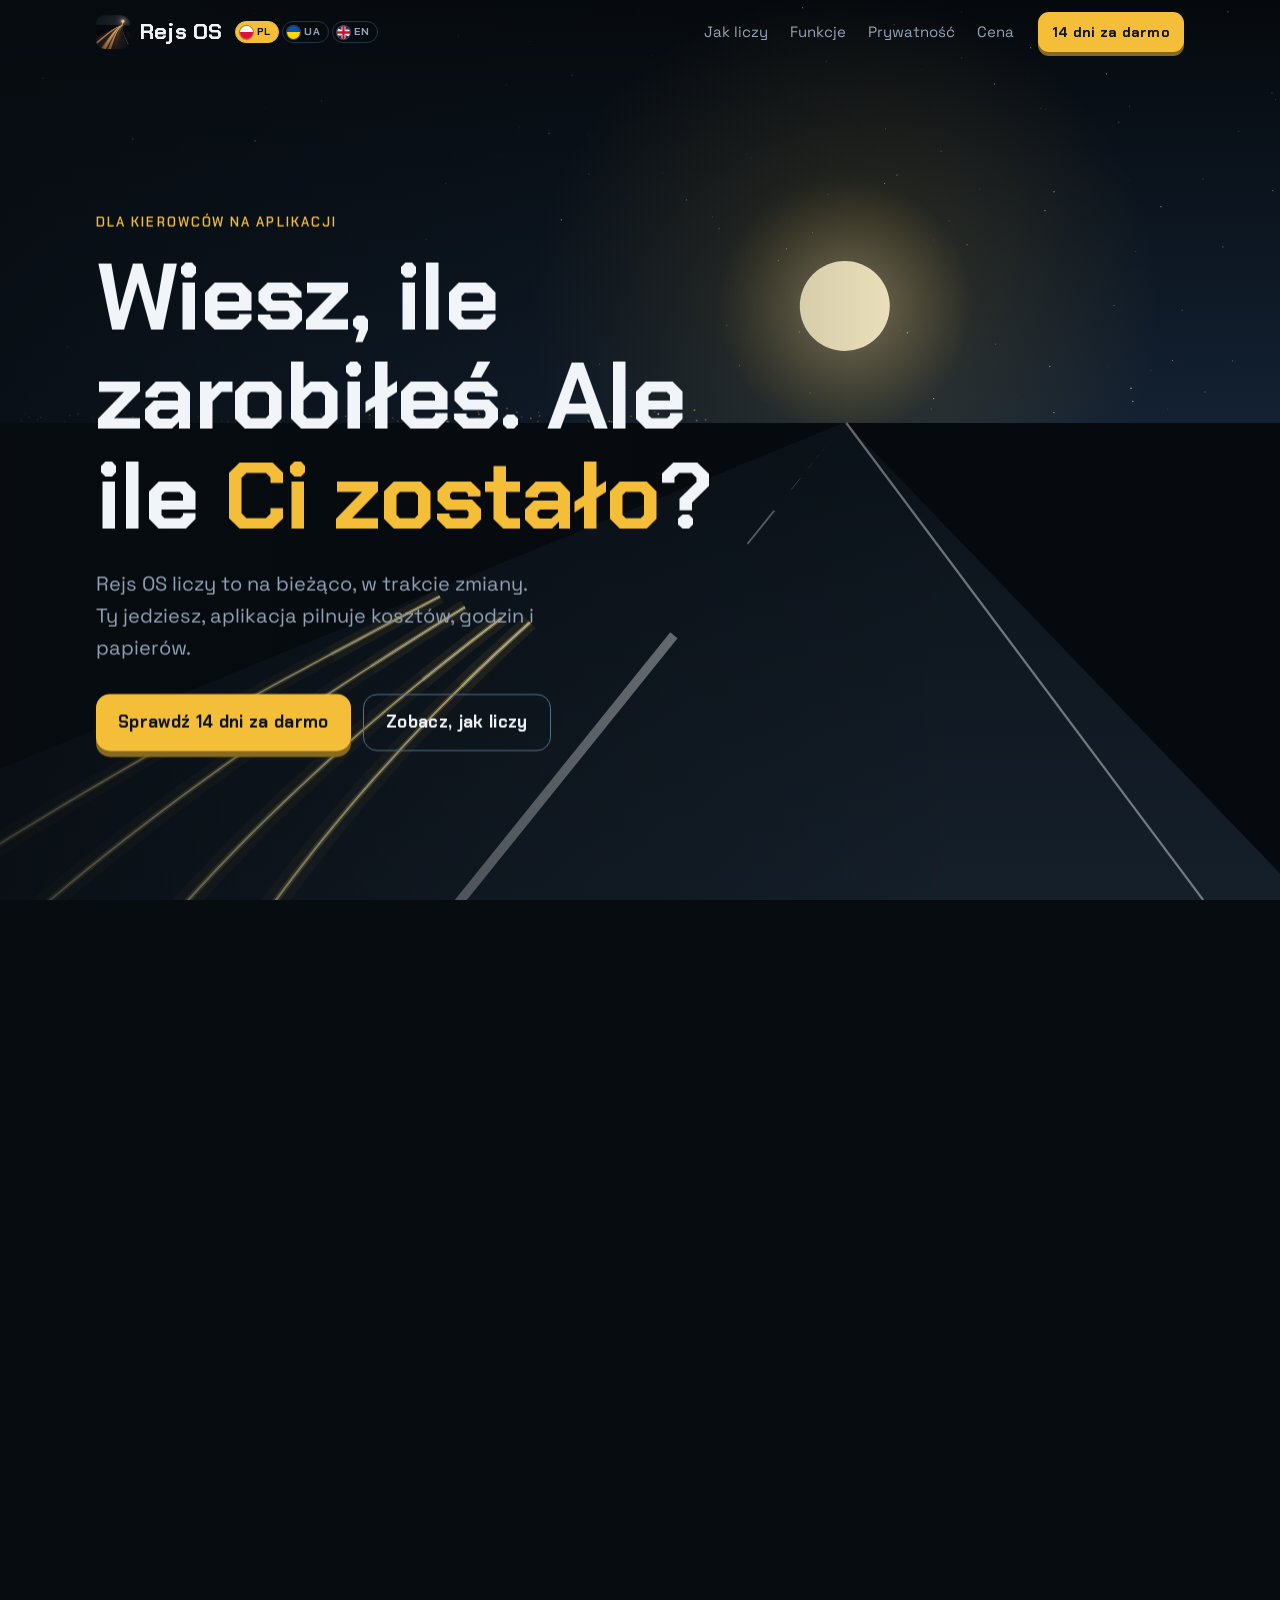
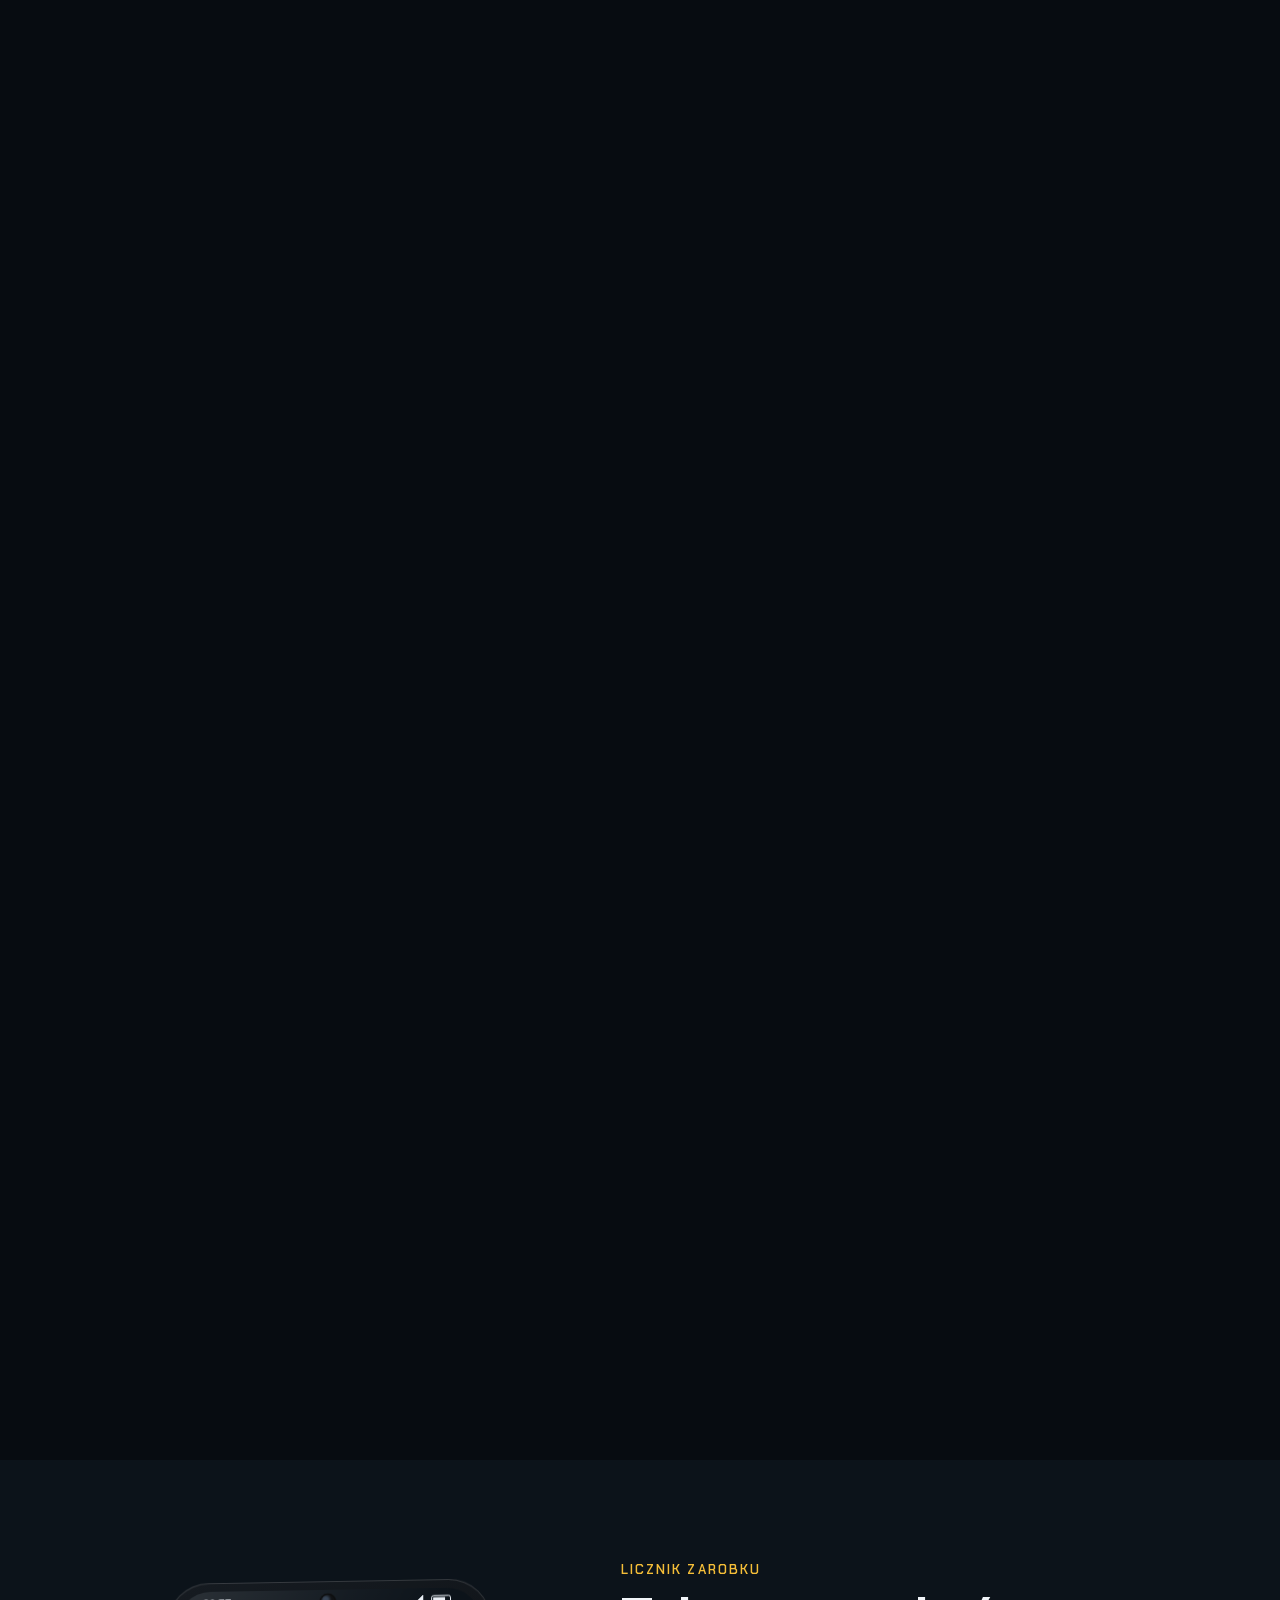
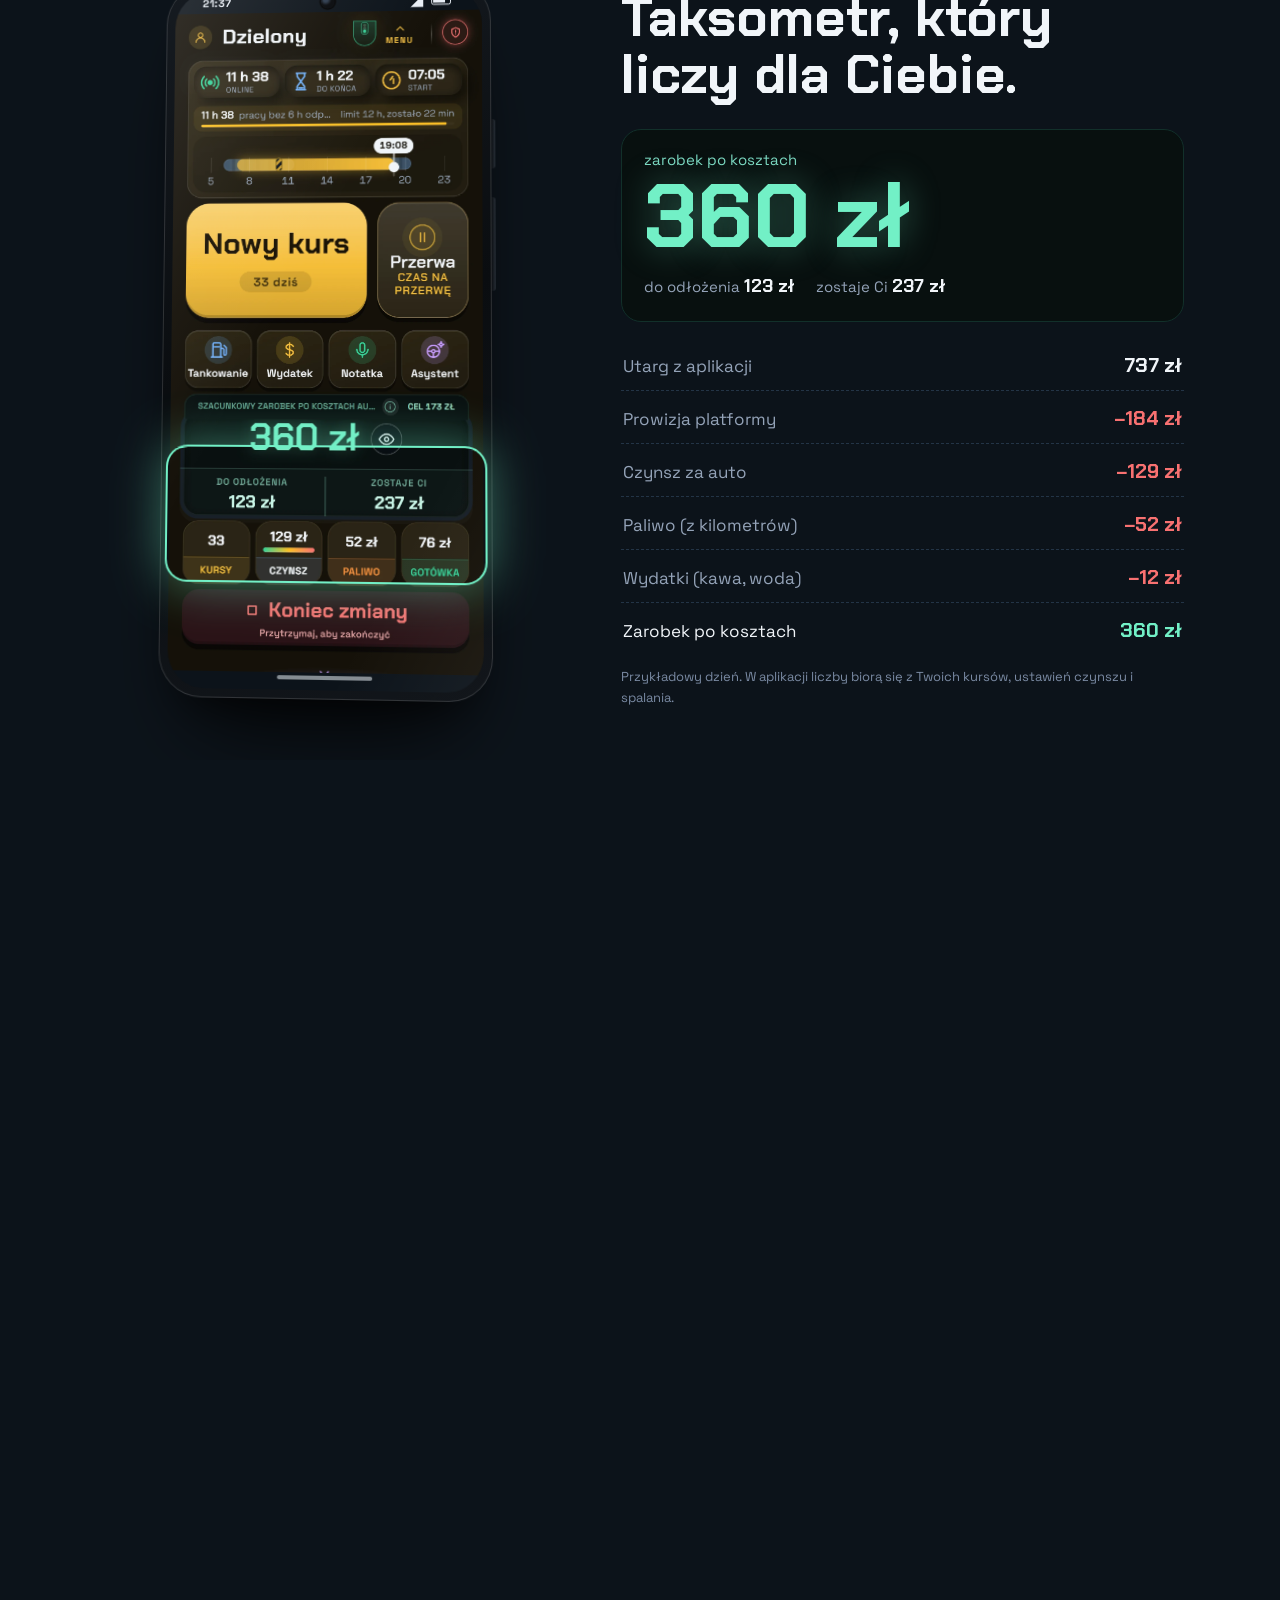
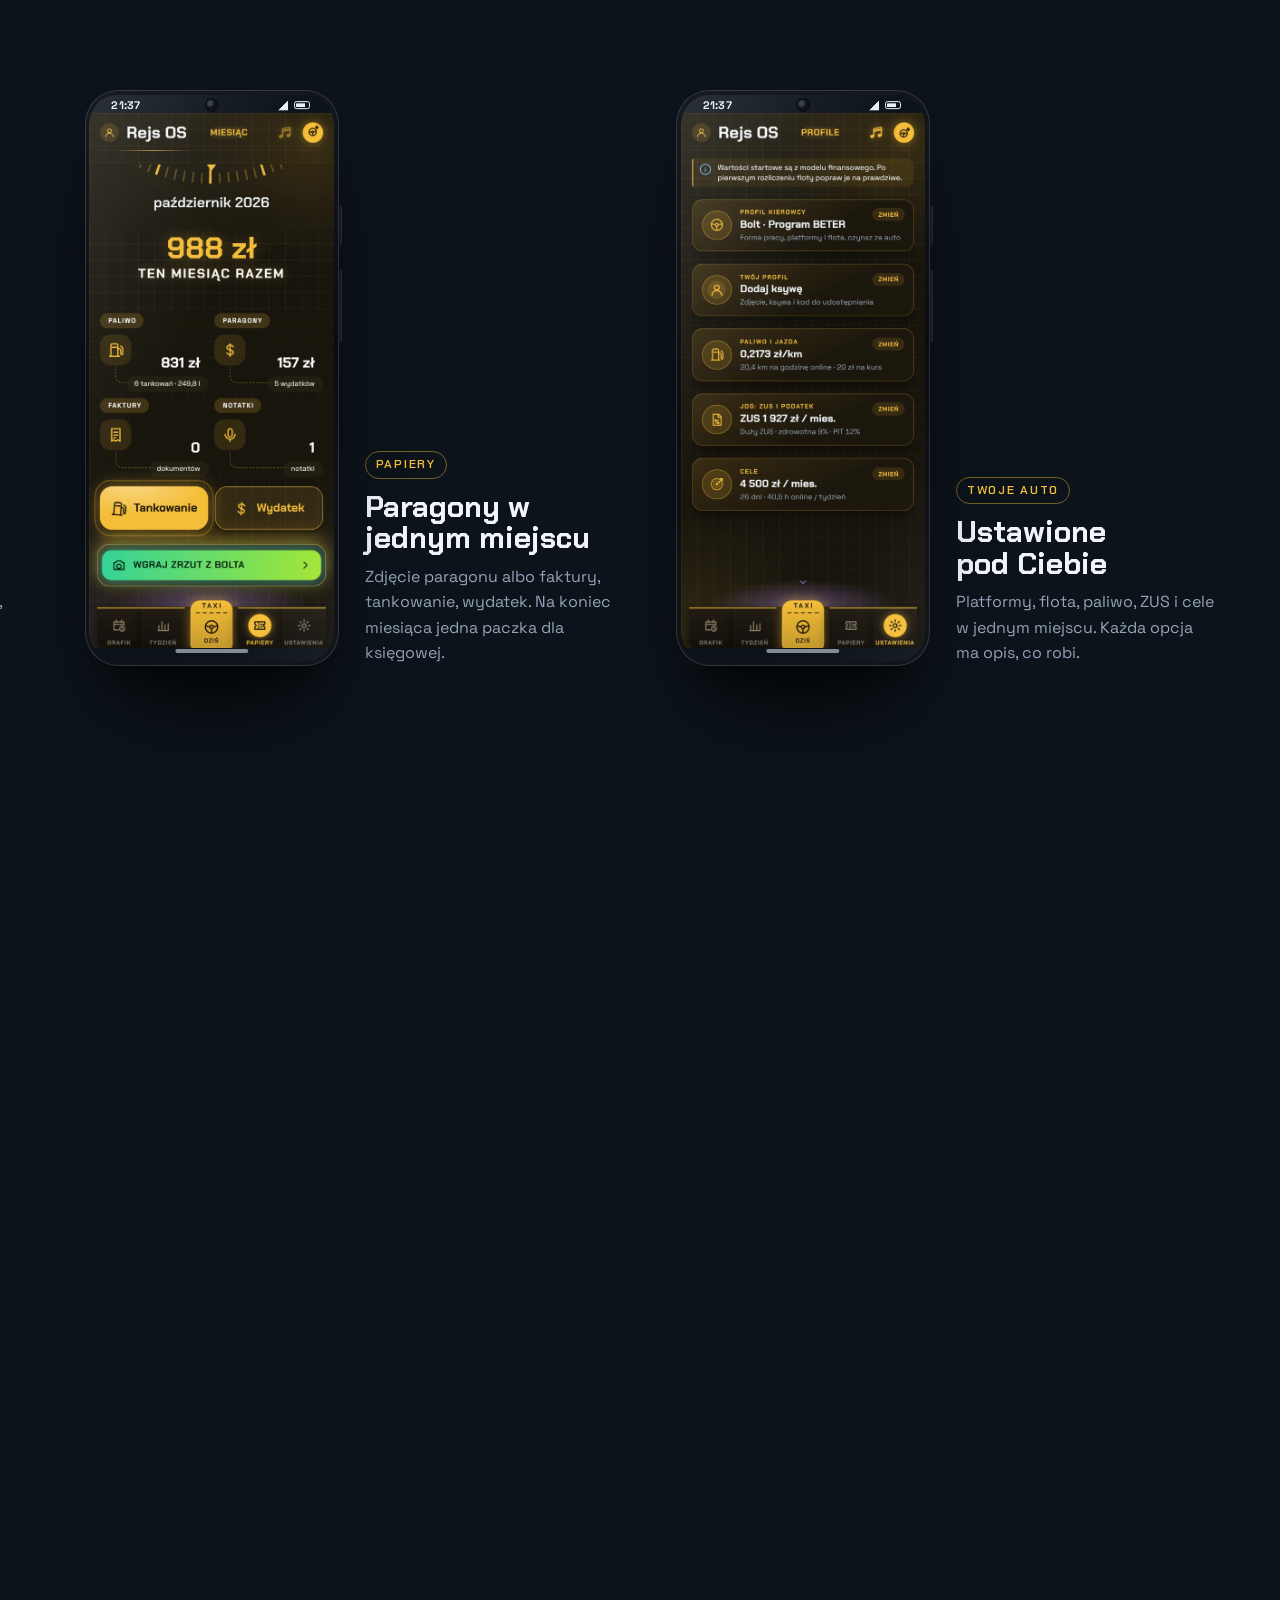
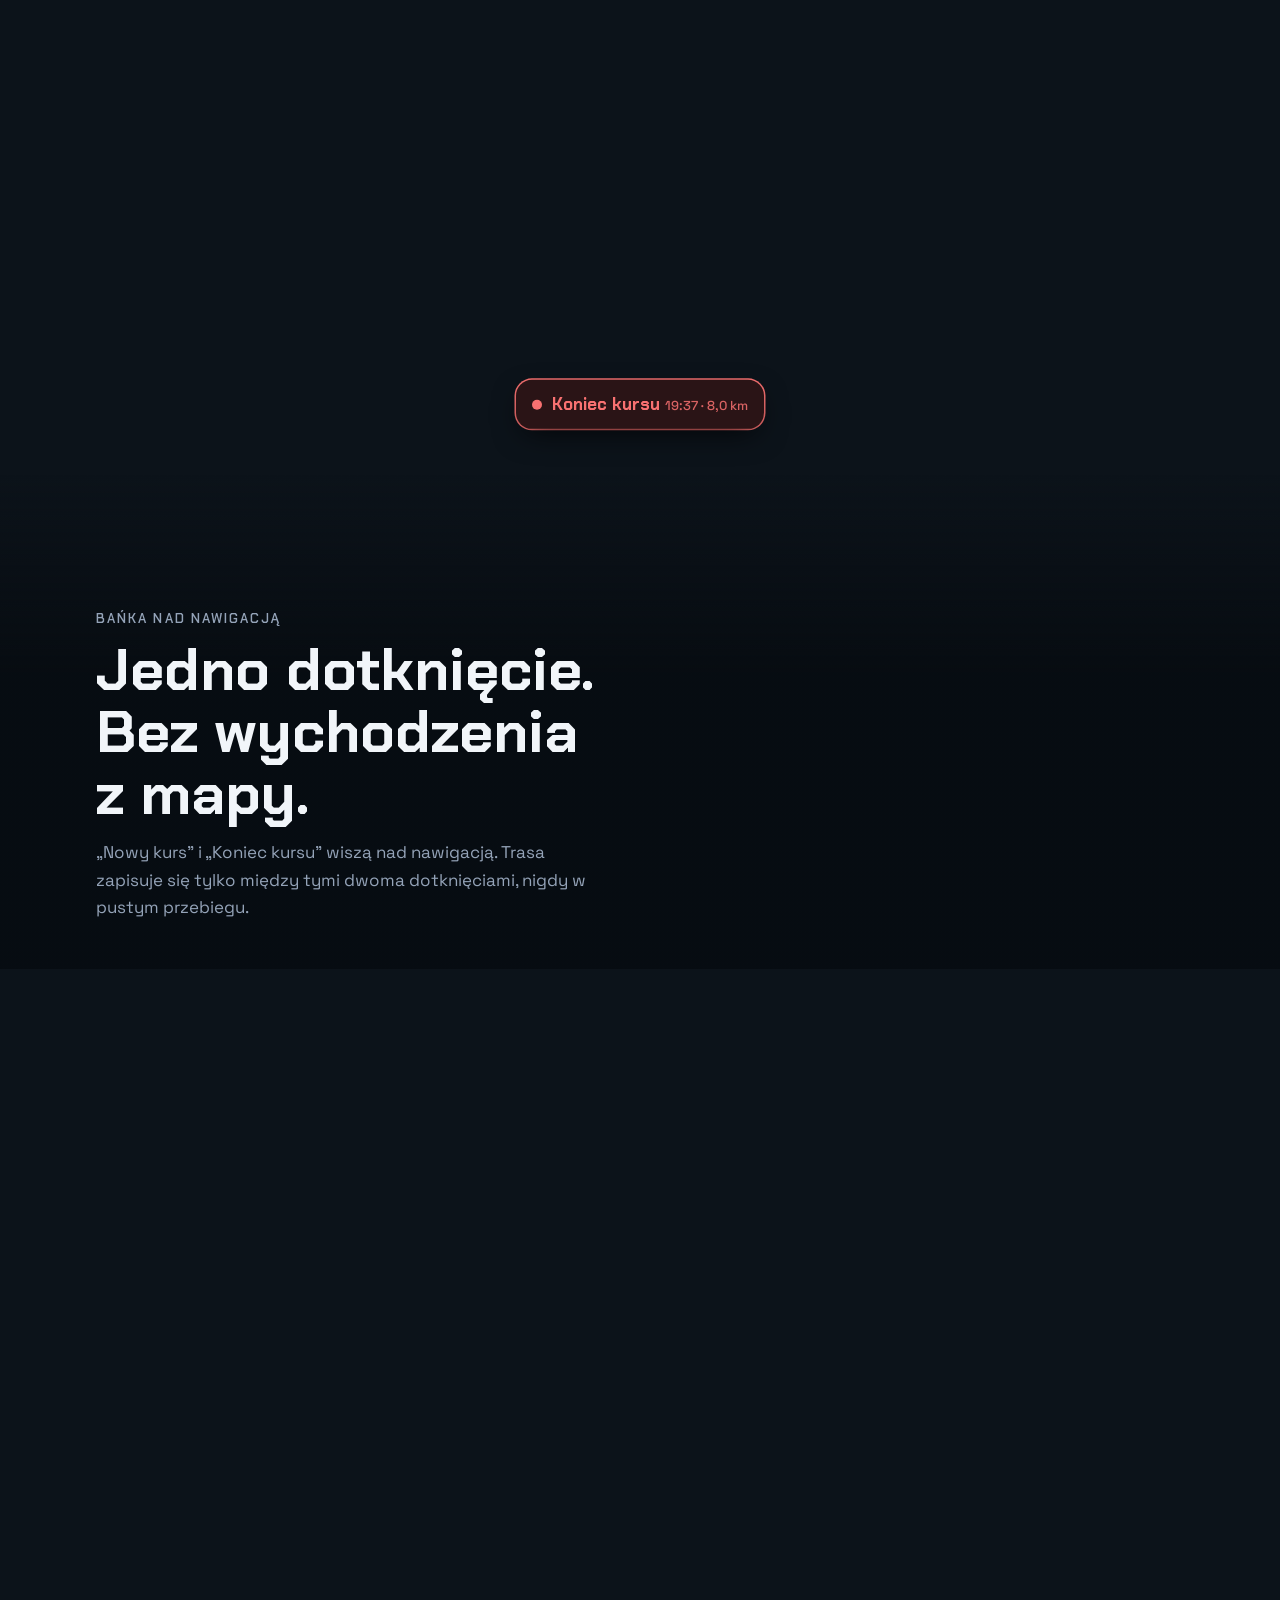
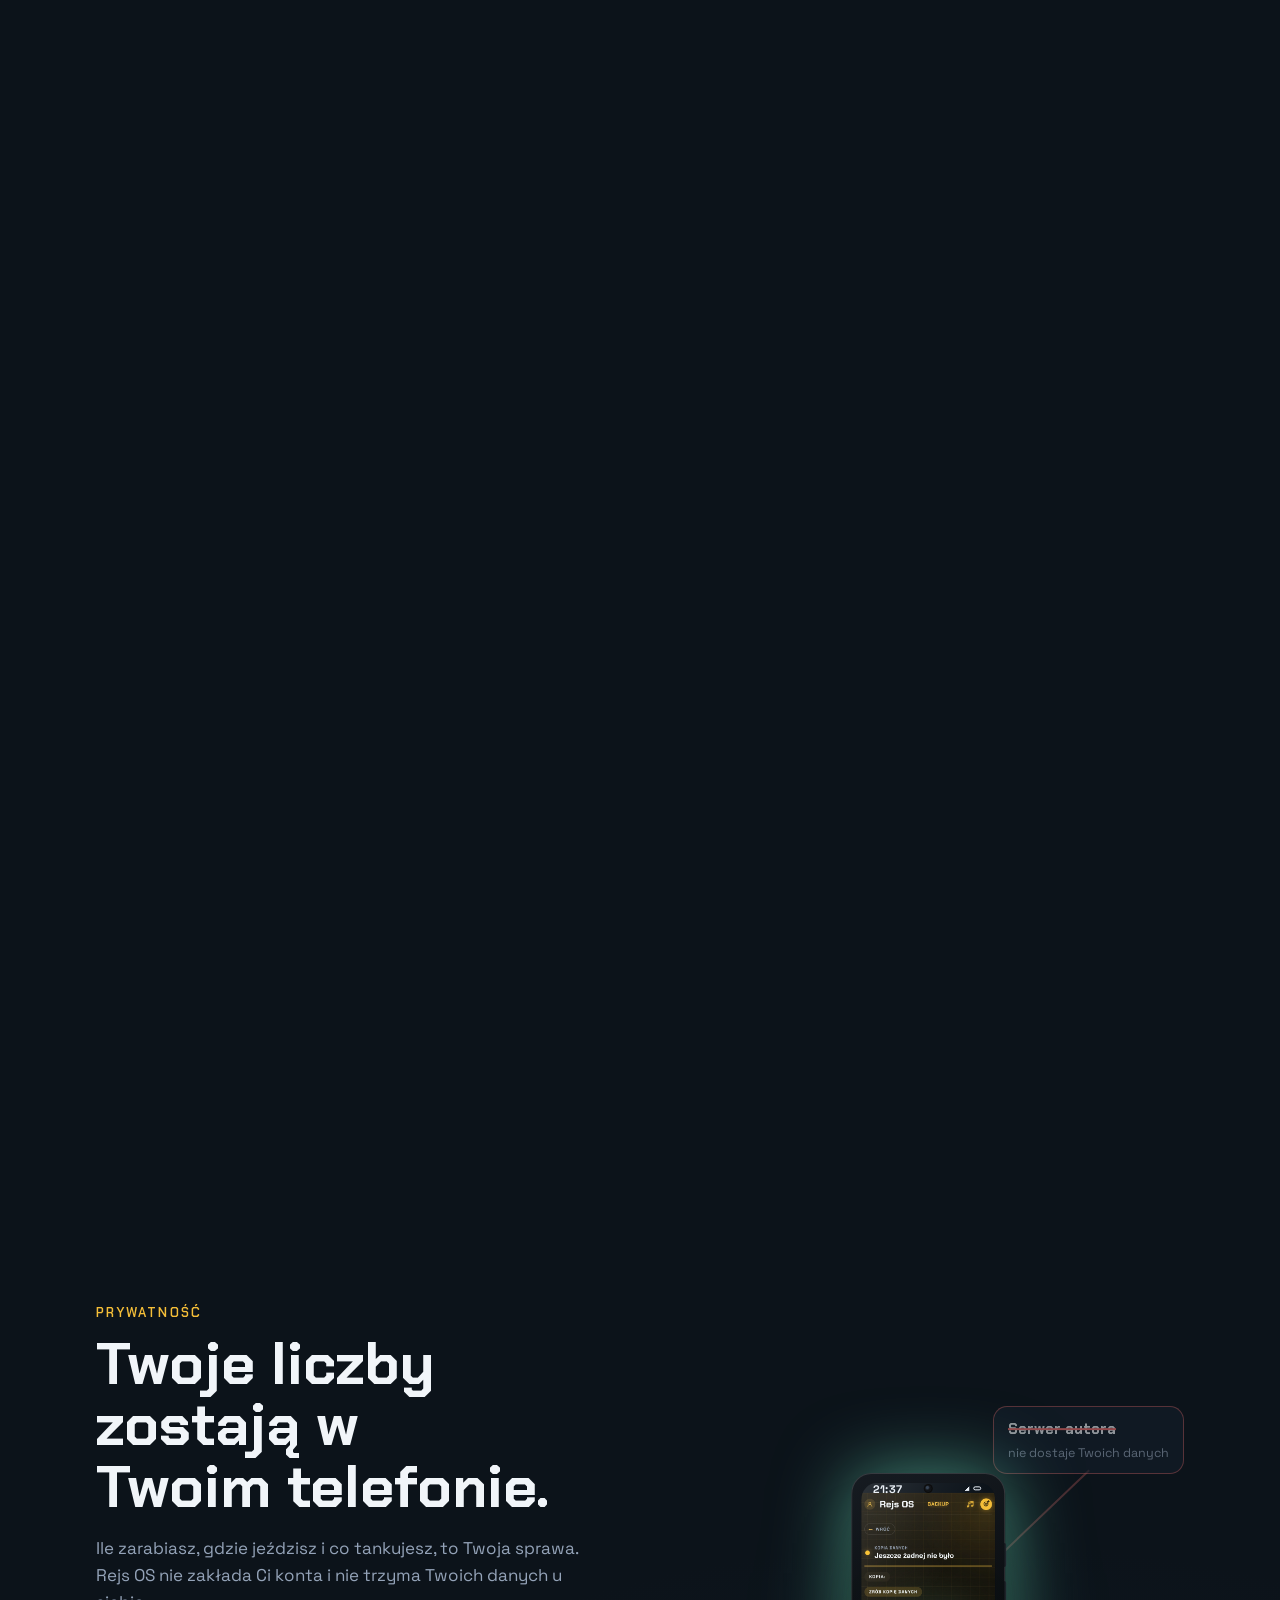
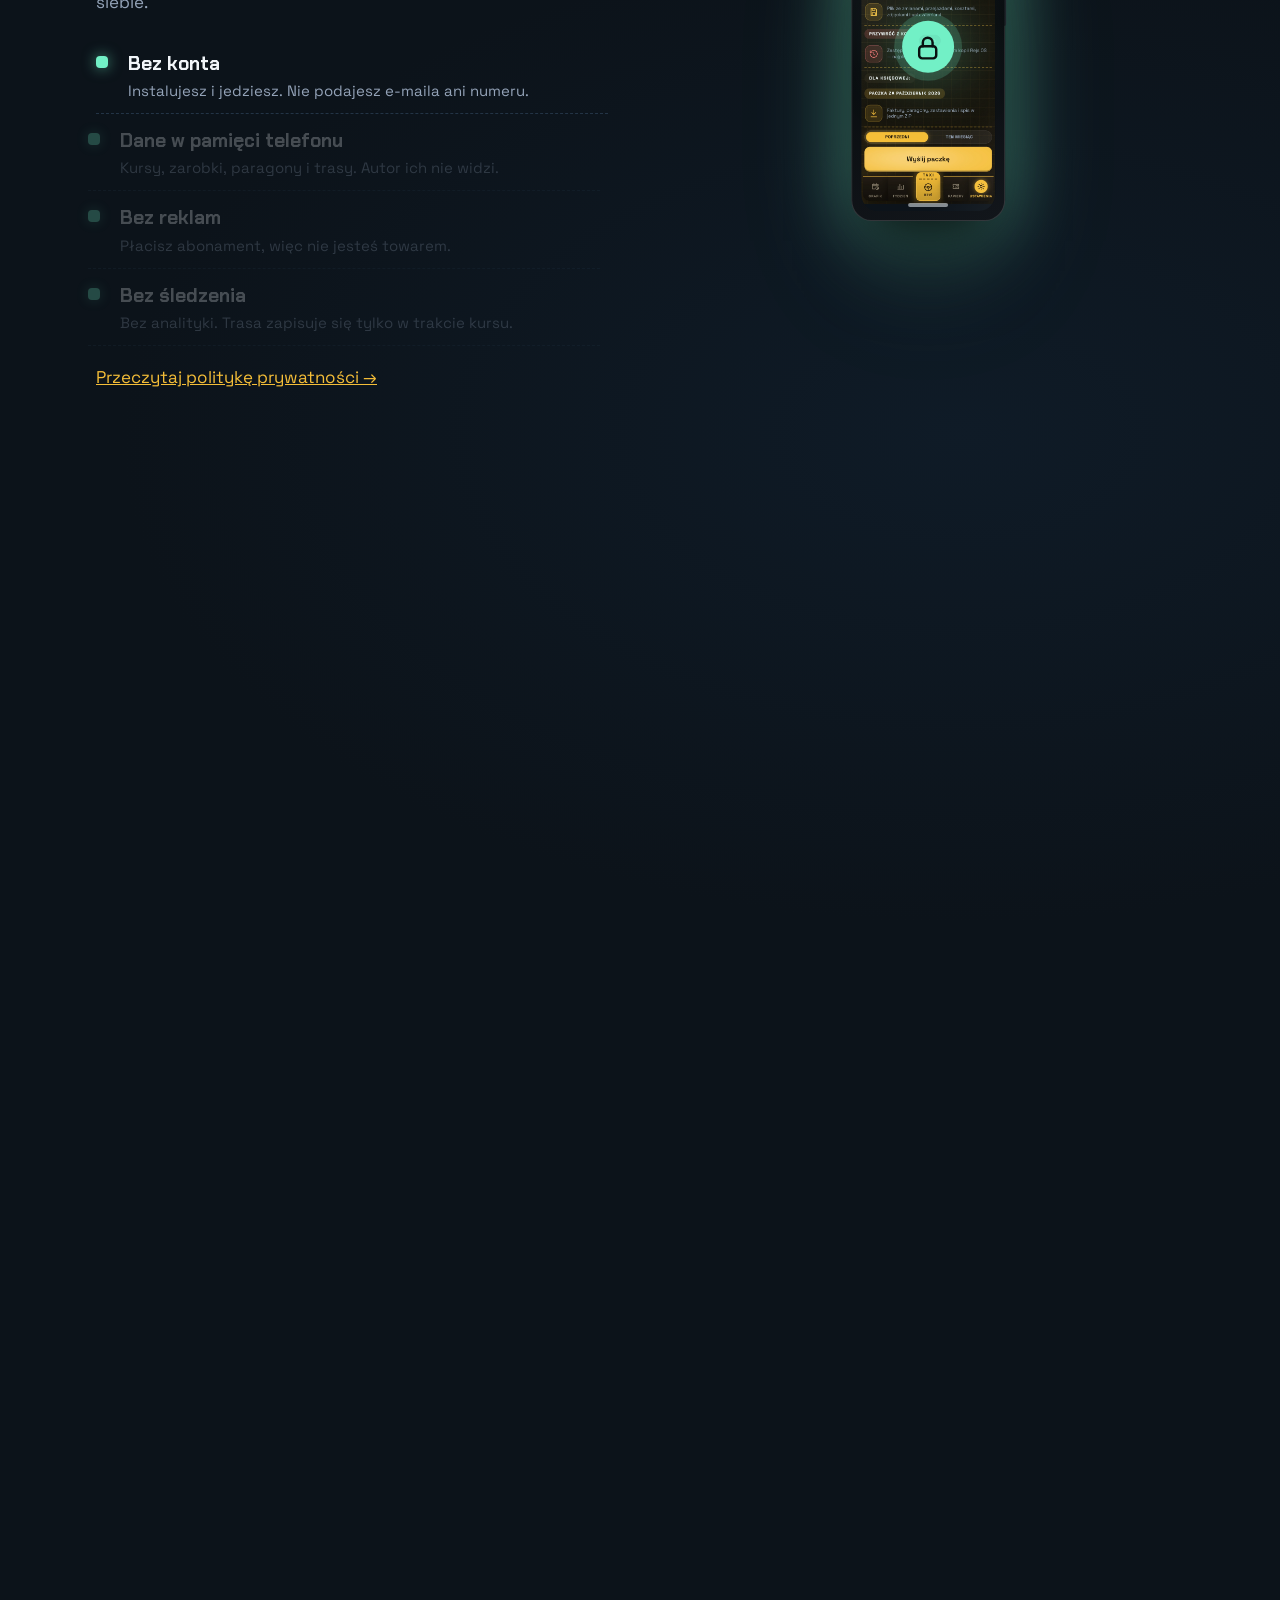
<file: index.html>
<!doctype html>
<html lang="pl">
<head>
  <meta charset="utf-8">
  <meta name="viewport" content="width=device-width, initial-scale=1, viewport-fit=cover">
  <title>Rejs OS · Zmiana pod kontrolą</title>
  <meta name="description" content="Rejs OS liczy na bieżąco, ile zostaje kierowcy taxi na aplikacji po prowizji, czynszu, paliwie i ZUS. Grafik, papiery i bańka nad nawigacją. Dane zostają na Twoim telefonie.">
  <meta name="theme-color" content="#0c131a">
  <meta property="og:title" content="Rejs OS · Zmiana pod kontrolą">
  <meta property="og:description" content="Zarobek po kosztach, godziny, czynsz i papiery. Prywatnie, na Twoim telefonie.">
  <meta property="og:image" content="img/icon-512.webp">
  <link rel="icon" href="img/favicon.png" type="image/png">
  <link rel="apple-touch-icon" href="img/icon-180.png">
  <link rel="preconnect" href="https://fonts.googleapis.com">
  <link rel="preconnect" href="https://fonts.gstatic.com" crossorigin>
  <link href="https://fonts.googleapis.com/css2?family=Chakra+Petch:wght@500;600;700&family=Space+Grotesk:wght@400;500;700&family=Exo+2:wght@500;600;700&family=Manrope:wght@400;500;700&display=swap" rel="stylesheet">
  <link rel="stylesheet" href="style.css">
  <script>document.documentElement.classList.add('js'); if (matchMedia('(prefers-reduced-motion: reduce)').matches) document.documentElement.classList.add('rm');</script>
</head>
<body>
  <header class="top" id="top">
    <div class="wrap">
      <div class="brandbox">
        <a class="brand" href="./"><img src="img/favicon.png" alt="" width="34" height="34">Rejs OS</a>
        <div class="lang" role="group" aria-label="Język strony" data-i18n-aria="lang.aria">
          <button type="button" data-lang="pl" lang="pl" aria-label="Polski" aria-pressed="true"><i class="flag pl" aria-hidden="true"></i>PL</button>
          <button type="button" data-lang="uk" lang="uk" aria-label="Українська" aria-pressed="false"><i class="flag uk" aria-hidden="true"></i>UA</button>
          <button type="button" data-lang="en" lang="en" aria-label="English" aria-pressed="false"><i class="flag en" aria-hidden="true"></i>EN</button>
        </div>
      </div>
      <nav aria-label="Sekcje strony" data-i18n-aria="nav.aria">
        <a href="#licznik" data-i18n="nav.meter">Jak liczy</a>
        <a href="#funkcje" data-i18n="nav.features">Funkcje</a>
        <a href="#prywatnosc" data-i18n="nav.privacy">Prywatność</a>
        <a href="#cena" data-i18n="nav.price">Cena</a>
      </nav>
      <a class="btn small" href="#cena" data-i18n="nav.cta">14 dni za darmo</a>
    </div>
  </header>

  <main>
    <!-- 1. Jazda: nocna droga do księżyca, przewijanie = jazda -->
    <section id="jazda" class="scrolly" data-scene="hero" aria-label="Wstęp" data-i18n-aria="hero.aria">
      <div class="sticky">
        <canvas aria-hidden="true"></canvas>

        <div class="layer" data-range="0 0.24" data-first>
          <div class="wrap">
            <p class="eyebrow" data-i18n="hero.eyebrow">Dla kierowców na aplikacji</p>
            <h1 class="hero-title" style="margin-top:14px" data-i18n="hero.title">Wiesz, ile zarobiłeś. Ale ile <em>Ci zostało</em>?</h1>
            <p class="hero-sub" data-i18n="hero.sub">Rejs OS liczy to na bieżąco, w trakcie zmiany. Ty jedziesz, aplikacja pilnuje kosztów, godzin i papierów.</p>
            <div class="hero-cta">
              <a class="btn" href="#cena" data-i18n="hero.cta">Sprawdź 14 dni za darmo</a>
              <a class="btn ghost" href="#licznik" data-i18n="hero.cta2">Zobacz, jak liczy</a>
            </div>
          </div>
        </div>

        <div class="layer" data-range="0.3 0.62" aria-hidden="true">
          <div class="wrap">
            <p class="costs">
              <span data-k="0" data-i18n="costs.0">Po <b>prowizji</b>.</span>
              <span data-k="1" data-i18n="costs.1">Po <b>czynszu</b>.</span>
              <span data-k="2" data-i18n="costs.2">Po <b>paliwie</b>.</span>
              <span data-k="3" data-i18n="costs.3">Po <b>ZUS</b>.</span>
            </p>
          </div>
        </div>

        <div class="layer" data-range="0.7 1.2">
          <div class="wrap">
            <p class="eyebrow">Rejs OS</p>
            <h2 class="reveal-title" style="margin-top:14px" data-i18n="reveal.title">Jedna liczba, która się liczy: <em>ile zostaje Tobie.</em></h2>
          </div>
        </div>

        <div class="hero-hint" data-range="-1 0.08" data-first><span data-i18n="hero.hint">Przewiń i jedź</span><i></i></div>
      </div>
    </section>

    <!-- 2. Licznik: od utargu do „zostaje Ci” -->
    <section id="licznik" class="scrolly" data-scene="meter">
      <div class="sticky">
        <div class="wrap grid">
          <div class="phone device" aria-hidden="true">
            <div class="device-screen"><span class="sbar" aria-hidden="true"><b>21:37</b><i class="sig"></i><i class="bat"></i></span><img src="img/02-zmiana-2.webp" alt="" width="540" height="1050" loading="lazy"></div>
            <div class="glow"></div>
          </div>
          <div class="ledger">
            <p class="eyebrow" data-i18n="meter.eyebrow">Licznik zarobku</p>
            <h2 data-i18n="meter.title">Taksometr, który liczy dla Ciebie.</h2>
            <div class="meter" aria-live="off">
              <div class="lbl" id="meter-lbl">utarg z aplikacji</div>
              <div class="big" id="meter-big">737 zł</div>
              <div class="split" id="meter-split" hidden data-i18n="meter.split"><span>do odłożenia <b>123 zł</b></span><span>zostaje Ci <b>237 zł</b></span></div>
            </div>
            <ul class="lines">
              <li data-at="0.04" data-i18n="meter.l0"><span>Utarg z aplikacji</span><b>737 zł</b></li>
              <li data-at="0.17" class="minus" data-i18n="meter.l1"><span>Prowizja platformy</span><b>−184 zł</b></li>
              <li data-at="0.3" class="minus" data-i18n="meter.l2"><span>Czynsz za auto</span><b>−129 zł</b></li>
              <li data-at="0.43" class="minus" data-i18n="meter.l3"><span>Paliwo (z kilometrów)</span><b>−52 zł</b></li>
              <li data-at="0.56" class="minus" data-i18n="meter.l5"><span>Wydatki (kawa, woda)</span><b>−12 zł</b></li>
              <li data-at="0.68" class="total" data-i18n="meter.l4"><span>Zarobek po kosztach</span><b>360 zł</b></li>
            </ul>
            <p class="note-ex" data-i18n="meter.note">Przykładowy dzień. W aplikacji liczby biorą się z Twoich kursów, ustawień czynszu i spalania.</p>
          </div>
        </div>
      </div>
    </section>

    <!-- 3. Funkcje: przewijanie w bok -->
    <section id="funkcje" class="scrolly" data-scene="track">
      <div class="sticky">
        <div class="track">
          <div class="intro">
            <p class="eyebrow" data-i18n="feat.eyebrow">Cały tydzień w kieszeni</p>
            <h2 data-i18n="feat.title">Zmiana, grafik, papiery. Bez Excela.</h2>
            <p data-i18n="feat.text">Duże przyciski, jedna liczba na kafel, ciemny ekran, który nie oślepia nocą. Czytelne w uchwycie w sekundę.</p>
            <p class="arrow" data-i18n="feat.arrow">Przewijaj →</p>
          </div>

          <article class="card">
            <div class="shot device"><div class="device-screen"><span class="sbar" aria-hidden="true"><b>21:37</b><i class="sig"></i><i class="bat"></i></span><img src="img/05-dzis.webp" alt="Ekran Dziś: poniedziałek 2 listopada, dzień pracy Lekki + wieczór, ruch luźny, kafle Notatka, Muzyka, Twoja mapa i Prognoza, najbliższa zmiana 17:00–19:30 i przycisk Start zmiany" data-i18n-alt="c1.alt" width="540" height="1050" loading="lazy"></div></div>
            <div class="txt">
              <span class="tag" data-i18n="c1.tag">Przed zmianą</span>
              <h3 data-i18n="c1.h">Dziś na jednym ekranie</h3>
              <p data-i18n="c1.p">Najbliższa zmiana, ruch na mieście i lista rzeczy do zrobienia, zanim ruszysz. Notatka, muzyka, mapa i prognoza pod kciukiem.</p>
            </div>
          </article>

          <article class="card">
            <div class="shot device"><div class="device-screen"><span class="sbar" aria-hidden="true"><b>21:37</b><i class="sig"></i><i class="bat"></i></span><img src="img/04-zmiana-4.webp" alt="Ekran Playlisty, kategoria Nastrój (skupienie, spokój, energia, luz): Driver Mode, Traffic Zen, Second Wind, Between Rides, Rain on Glass i Airport Run z okładkami" data-i18n-alt="c2.alt" width="540" height="1050" loading="lazy"></div></div>
            <div class="txt">
              <span class="tag" data-i18n="c2.tag">W trasie</span>
              <h3 data-i18n="c2.h">Playlisty i radio</h3>
              <p data-i18n="c2.p">Playlisty na każdy nastrój, Twoje własne listy i radio z Polski i ze świata jednym dotknięciem, bez szukania po telefonie w trakcie jazdy.</p>
            </div>
          </article>

          <article class="card">
            <div class="shot device"><div class="device-screen"><span class="sbar" aria-hidden="true"><b>21:37</b><i class="sig"></i><i class="bat"></i></span><img src="img/33-prognoza.webp" alt="Ekran Prognoza na poniedziałek: najlepiej 8–11, około 2,5 kursu na godzinę, zwykle 2,2, i wykres kursów w godzinach dnia" data-i18n-alt="c3.alt" width="540" height="1050" loading="lazy"></div></div>
            <div class="txt">
              <span class="tag" data-i18n="c3.tag">Prognoza</span>
              <h3 data-i18n="c3.h">Kiedy opłaca się jechać</h3>
              <p data-i18n="c3.p">Najlepsze godziny dnia policzone z Twoich własnych kursów. Widzisz, ile kursów na godzinę zwykle wpada i kiedy ruszyć.</p>
            </div>
          </article>

          <article class="card">
            <div class="shot device"><div class="device-screen"><span class="sbar" aria-hidden="true"><b>21:37</b><i class="sig"></i><i class="bat"></i></span><img src="img/07-grafik-2.webp" alt="Ekran Grafik: cele tygodnia, 48,7 h online przy celu 40,5 h, czyli 8,2 h ponad cel, i 911 zł z 1 038 zł na rękę" data-i18n-alt="c4.alt" width="540" height="1050" loading="lazy"></div></div>
            <div class="txt">
              <span class="tag" data-i18n="c4.tag">Plan</span>
              <h3 data-i18n="c4.h">Grafik pod cel</h3>
              <p data-i18n="c4.p">Ustaw, ile godzin online chcesz w tygodniu. Rejs OS ułoży zmiany i przypomni o nich, zanim ruszysz.</p>
            </div>
          </article>

          <article class="card">
            <div class="shot device"><div class="device-screen"><span class="sbar" aria-hidden="true"><b>21:37</b><i class="sig"></i><i class="bat"></i></span><img src="img/11-tydzien-2.webp" alt="Ekran Tydzień: przepływ pieniędzy od 4 497 zł przychodów brutto przez prowizję, opłaty floty, czynsz, paliwo i inne koszty do 2 339 zł zarobku tygodnia; po ZUS, składce zdrowotnej i PIT zostaje 1 565 zł" data-i18n-alt="c5.alt" width="540" height="1050" loading="lazy"></div></div>
            <div class="txt">
              <span class="tag" data-i18n="c5.tag">Tydzień</span>
              <h3 data-i18n="c5.h">Dokąd poszły pieniądze</h3>
              <p data-i18n="c5.p">Przychód brutto, prowizja platform, opłata floty, czynsz, paliwo. I ile zostaje Ci po opłaceniu podatków.</p>
            </div>
          </article>

          <article class="card">
            <div class="shot device"><div class="device-screen"><span class="sbar" aria-hidden="true"><b>21:37</b><i class="sig"></i><i class="bat"></i></span><img src="img/14-papiery-1.webp" alt="Ekran Papiery: październik 2026, razem 988 zł, paliwo 831 zł z 6 tankowań, paragony 157 zł, faktury 0, notatki 1, przyciski Tankowanie i Wydatek" data-i18n-alt="c6.alt" width="540" height="1050" loading="lazy"></div></div>
            <div class="txt">
              <span class="tag" data-i18n="c6.tag">Papiery</span>
              <h3 data-i18n="c6.h">Paragony w jednym miejscu</h3>
              <p data-i18n="c6.p">Zdjęcie paragonu albo faktury, tankowanie, wydatek. Na koniec miesiąca jedna paczka dla księgowej.</p>
            </div>
          </article>

          <article class="card">
            <div class="shot device"><div class="device-screen"><span class="sbar" aria-hidden="true"><b>21:37</b><i class="sig"></i><i class="bat"></i></span><img src="img/17-ustawienia-1.webp" alt="Ekran Ustawienia: profil kierowcy Bolt, program BETER, paliwo 0,2173 zł/km, ZUS 1 927 zł miesięcznie i cel 4 500 zł miesięcznie przy 40,5 h online w tygodniu" data-i18n-alt="c7.alt" width="540" height="1050" loading="lazy"></div></div>
            <div class="txt">
              <span class="tag" data-i18n="c7.tag">Twoje auto</span>
              <h3 data-i18n="c7.h">Ustawione pod Ciebie</h3>
              <p data-i18n="c7.p">Platformy, flota, paliwo, ZUS i cele w jednym miejscu. Każda opcja ma opis, co robi.</p>
            </div>
          </article>
        </div>
      </div>
    </section>

    <!-- 4. Bańka nad nawigacją -->
    <section id="banka" class="scrolly" data-scene="bubble">
      <div class="sticky">
        <canvas aria-hidden="true"></canvas>
        <div class="bubble" id="bubble" aria-hidden="true"><i></i><span id="bubble-t">Nowy kurs</span></div>
        <div class="copy">
          <div class="wrap">
            <p class="eyebrow" data-i18n="bub.eyebrow">Bańka nad nawigacją</p>
            <h2 data-i18n="bub.title">Jedno dotknięcie. Bez wychodzenia z mapy.</h2>
            <p data-i18n="bub.text">„Nowy kurs” i „Koniec kursu” wiszą nad nawigacją. Trasa zapisuje się tylko między tymi dwoma dotknięciami, nigdy w pustym przebiegu.</p>
          </div>
        </div>
      </div>
    </section>

    <!-- 5. Prywatność: dane wlatują do telefonu, serwer autora odpada, Twoje konta podpinasz sam -->
    <section id="prywatnosc" class="scrolly" data-scene="vault">
      <div class="sticky">
        <div class="wrap vault-grid">
          <div class="vault-copy">
            <p class="eyebrow" data-i18n="priv.eyebrow">Prywatność</p>
            <h2 data-i18n="priv.title">Twoje liczby zostają w Twoim telefonie.</h2>
            <p class="lede" data-i18n="priv.lede">Ile zarabiasz, gdzie jeździsz i co tankujesz, to Twoja sprawa. Rejs OS nie zakłada Ci konta i nie trzyma Twoich danych u siebie.</p>
            <ul class="pillars">
              <li data-at="0.3" data-i18n="priv.p0"><b>Bez konta</b><span>Instalujesz i jedziesz. Nie podajesz e-maila ani numeru.</span></li>
              <li data-at="0.4" data-i18n="priv.p1"><b>Dane w pamięci telefonu</b><span>Kursy, zarobki, paragony i trasy. Autor ich nie widzi.</span></li>
              <li data-at="0.5" data-i18n="priv.p2"><b>Bez reklam</b><span>Płacisz abonament, więc nie jesteś towarem.</span></li>
              <li data-at="0.6" data-i18n="priv.p3"><b>Bez śledzenia</b><span>Bez analityki. Trasa zapisuje się tylko w trakcie kursu.</span></li>
            </ul>
            <p class="more"><a href="polityka-prywatnosci.html" data-i18n="priv.more">Przeczytaj politykę prywatności →</a></p>
          </div>
          <div class="vault-stage" aria-hidden="true">
            <svg class="vlines" viewBox="0 0 100 100" preserveAspectRatio="none"><path class="ln ln-server" pathLength="1" d="M60 36 L82 15"/><path class="ln ln-svc" pathLength="1" d="M42 64 L17 84"/><path class="ln ln-svc" pathLength="1" d="M50 68 L50 84"/><path class="ln ln-svc" pathLength="1" d="M58 64 L83 84"/></svg>
            <div class="node server" data-i18n="node.server"><b>Serwer autora</b><span>nie dostaje Twoich danych</span><em>✕</em></div>
                        <div class="node svc s1" data-i18n="node.s1"><b><i>Twój </i>Dysk Google</b><span>kopia na Twoim koncie</span></div>
            <div class="node svc s2" data-i18n="node.s2"><b><i>Twoja </i>pogoda</b><span>Twój klucz</span></div>
            <div class="node svc s3" data-i18n="node.s3"><b><i>Twój </i>TomTom</b><span>korki, Twój klucz</span></div>
            <div class="vault-phone device"><div class="device-screen"><span class="sbar" aria-hidden="true"><b>21:37</b><i class="sig"></i><i class="bat"></i></span><img src="img/27-dane-i-kopia.webp" alt="" width="540" height="1050" loading="lazy"></div><div class="lock"><svg viewBox="0 0 24 24" fill="none" stroke="currentColor" stroke-width="2" stroke-linecap="round"><rect x="5" y="11" width="14" height="10" rx="2.5"/><path d="M8 11V8a4 4 0 0 1 8 0v3"/></svg></div></div>
            <span class="chip" data-k="0" data-i18n="chip.0">Kursy</span>
            <span class="chip" data-k="1" data-i18n="chip.1">Zarobki</span>
            <span class="chip" data-k="2" data-i18n="chip.2">Paragony</span>
            <span class="chip" data-k="3" data-i18n="chip.3">Trasy</span>
            <span class="chip" data-k="4" data-i18n="chip.4">Notatki</span>
            <span class="chip" data-k="5" data-i18n="chip.5">Grafik</span>
          </div>
        </div>
      </div>
    </section>

    <!-- 5b. Atuty -->
    <section id="atuty" class="band">
      <div class="wrap">
        <p class="eyebrow" data-i18n="perks.eyebrow">Dlaczego Rejs OS</p>
        <h2 class="atuty-title" data-i18n="perks.title">Zrobione pod prawdziwą zmianę za kierownicą.</h2>
        <div class="perks">
          <article class="perk" style="--i:0"><div class="pi"><svg viewBox="0 0 24 24" fill="none" stroke="currentColor" stroke-width="2" stroke-linecap="round"><path d="M13 2 4 14h7l-1 8 9-12h-7z"/></svg></div><h3 data-i18n="perk0.h">Lekka obok Bolta i Ubera</h3><p data-i18n="perk0.p">Ozdobne animacje stają, kiedy przewijasz, więc aplikacja nie dławi telefonu, na którym chodzi nawigacja.</p></article>
          <article class="perk" style="--i:1"><div class="pi"><svg viewBox="0 0 24 24" fill="none" stroke="currentColor" stroke-width="2" stroke-linecap="round"><circle cx="12" cy="12" r="9"/><path d="M12 7v5l3 2"/></svg></div><h3 data-i18n="perk1.h">Pilnuje limitu pracy</h3><p data-i18n="perk1.p">Liczy godziny bez 6 h odpoczynku, Bolt i Uber razem, i ostrzega przed limitem 12 h.</p></article>
          <article class="perk" style="--i:2"><div class="pi"><svg viewBox="0 0 24 24" fill="none" stroke="currentColor" stroke-width="2" stroke-linecap="round" stroke-linejoin="round"><path d="M3 20h4v-5h4v-4h4V7h4V3"/><path d="M15 3h4v4"/></svg></div><h3 data-i18n="perk2.h">Zarobek po kosztach auta</h3><p data-i18n="perk2.p">Prowizja, opłaty, czynsz, paliwo i wydatki odjęte od razu. Widzisz też, ile odłożyć na ZUS i podatek, i ile naprawdę zostaje.</p></article>
          <article class="perk" style="--i:3"><div class="pi"><svg viewBox="0 0 24 24" fill="none" stroke="currentColor" stroke-width="2" stroke-linecap="round"><path d="M4 10v4M8 7v10M12 4v16M16 8v8M20 11v2"/></svg></div><h3 data-i18n="perk3.h">Radio przy pasażerze</h3><p data-i18n="perk3.p">Gdy ktoś wsiada, ścisza, wycisza albo zmienia stację. Po kursie wraca do Twojej muzyki.</p></article>
          <article class="perk" style="--i:4"><div class="pi"><svg viewBox="0 0 24 24" fill="none" stroke="currentColor" stroke-width="2" stroke-linecap="round"><rect x="3" y="3" width="8" height="8" rx="2"/><rect x="13" y="3" width="8" height="8" rx="2"/><rect x="3" y="13" width="8" height="8" rx="2"/><rect x="13" y="13" width="8" height="8" rx="2"/></svg></div><h3 data-i18n="perk4.h">Widżety na pulpicie</h3><p data-i18n="perk4.p">Zmiana, cel dnia i szybkie akcje bez otwierania aplikacji. Kwoty ukryte, dopóki nie dotkniesz oka.</p></article>
          <article class="perk" style="--i:5"><div class="pi"><svg viewBox="0 0 24 24" fill="none" stroke="currentColor" stroke-width="2" stroke-linecap="round"><path d="M3 12h18M12 3c3 3.5 3 14.5 0 18M12 3c-3 3.5-3 14.5 0 18"/><circle cx="12" cy="12" r="9"/></svg></div><h3 data-i18n="perk5.h">Po polsku, ukraińsku i angielsku</h3><p data-i18n="perk5.p">Język przełączasz w Ustawieniach, żeby każdy kierowca czytał liczby w swoim języku.</p></article>
        </div>
      </div>
    </section>

    <!-- 6. Cena -->
    <section id="cena" class="band">
      <div class="wrap">
        <div class="ticket">
          <div>
            <p class="eyebrow" data-i18n="price.eyebrow">Cena</p>
            <h2 data-i18n="price.title">14 dni za darmo.</h2>
            <ul>
              <li data-i18n="price.li0">wszystkie funkcje od pierwszego dnia</li>
              <li data-i18n="price.li1">bez reklam</li>
              <li data-i18n="price.li2">bez konta</li>
              <li data-i18n="price.li3">rezygnujesz w Google Play</li>
            </ul>
          </div>
          <div class="price">
            <div class="p num" data-i18n="price.amount">24 <small>zł</small></div>
            <div class="s" data-i18n="price.per">miesięcznie, po okresie próbnym</div>
            <span class="store" aria-disabled="true"><svg viewBox="0 0 24 24" fill="currentColor" aria-hidden="true"><path d="M4 2.5v19l10.2-9.5zM15.6 13.3 6.5 21.7l11.8-6.8zM18.3 9.1 6.5 2.3l9.1 8.4zM19.6 9.9l-2.4 2.1 2.4 2.1 2.1-1.2c.6-.4.6-1.4 0-1.8z"/></svg><span data-i18n="price.store">Wkrótce w Google Play</span></span>
          </div>
        </div>
      </div>
    </section>
  </main>

  <footer class="foot" id="kontakt">
    <div class="wrap">
      <a class="brand" href="./"><img src="img/favicon.png" alt="" width="28" height="28">Rejs OS</a>
      <a href="polityka-prywatnosci.html" data-i18n="foot.policy">Polityka prywatności</a>
      <span><span data-i18n="foot.contact">Kontakt:</span> <a href="mailto:michal.wakeline@gmail.com">michal.wakeline@gmail.com</a></span>
      <span>© 2026</span>
    </div>
  </footer>

  <script src="i18n.js" defer></script>
  <script src="main.js" defer></script>
</body>
</html>
</file>
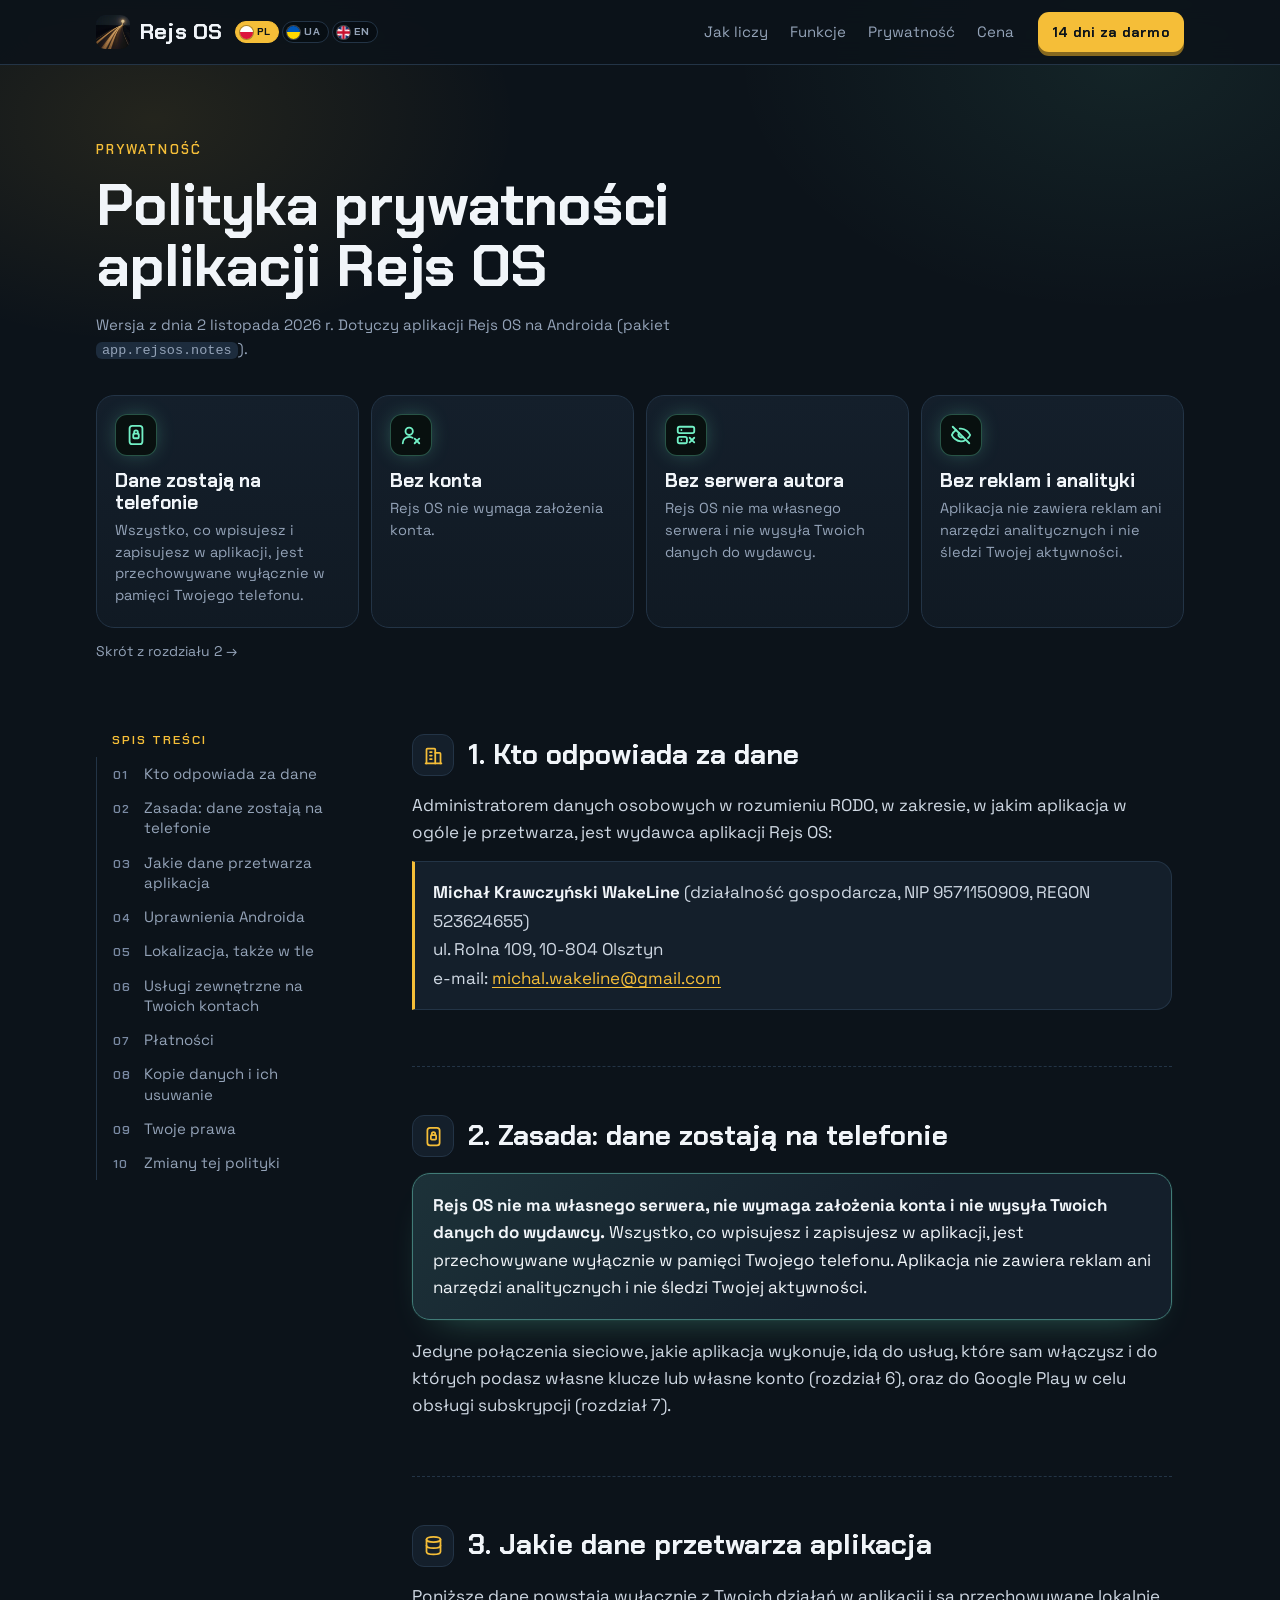
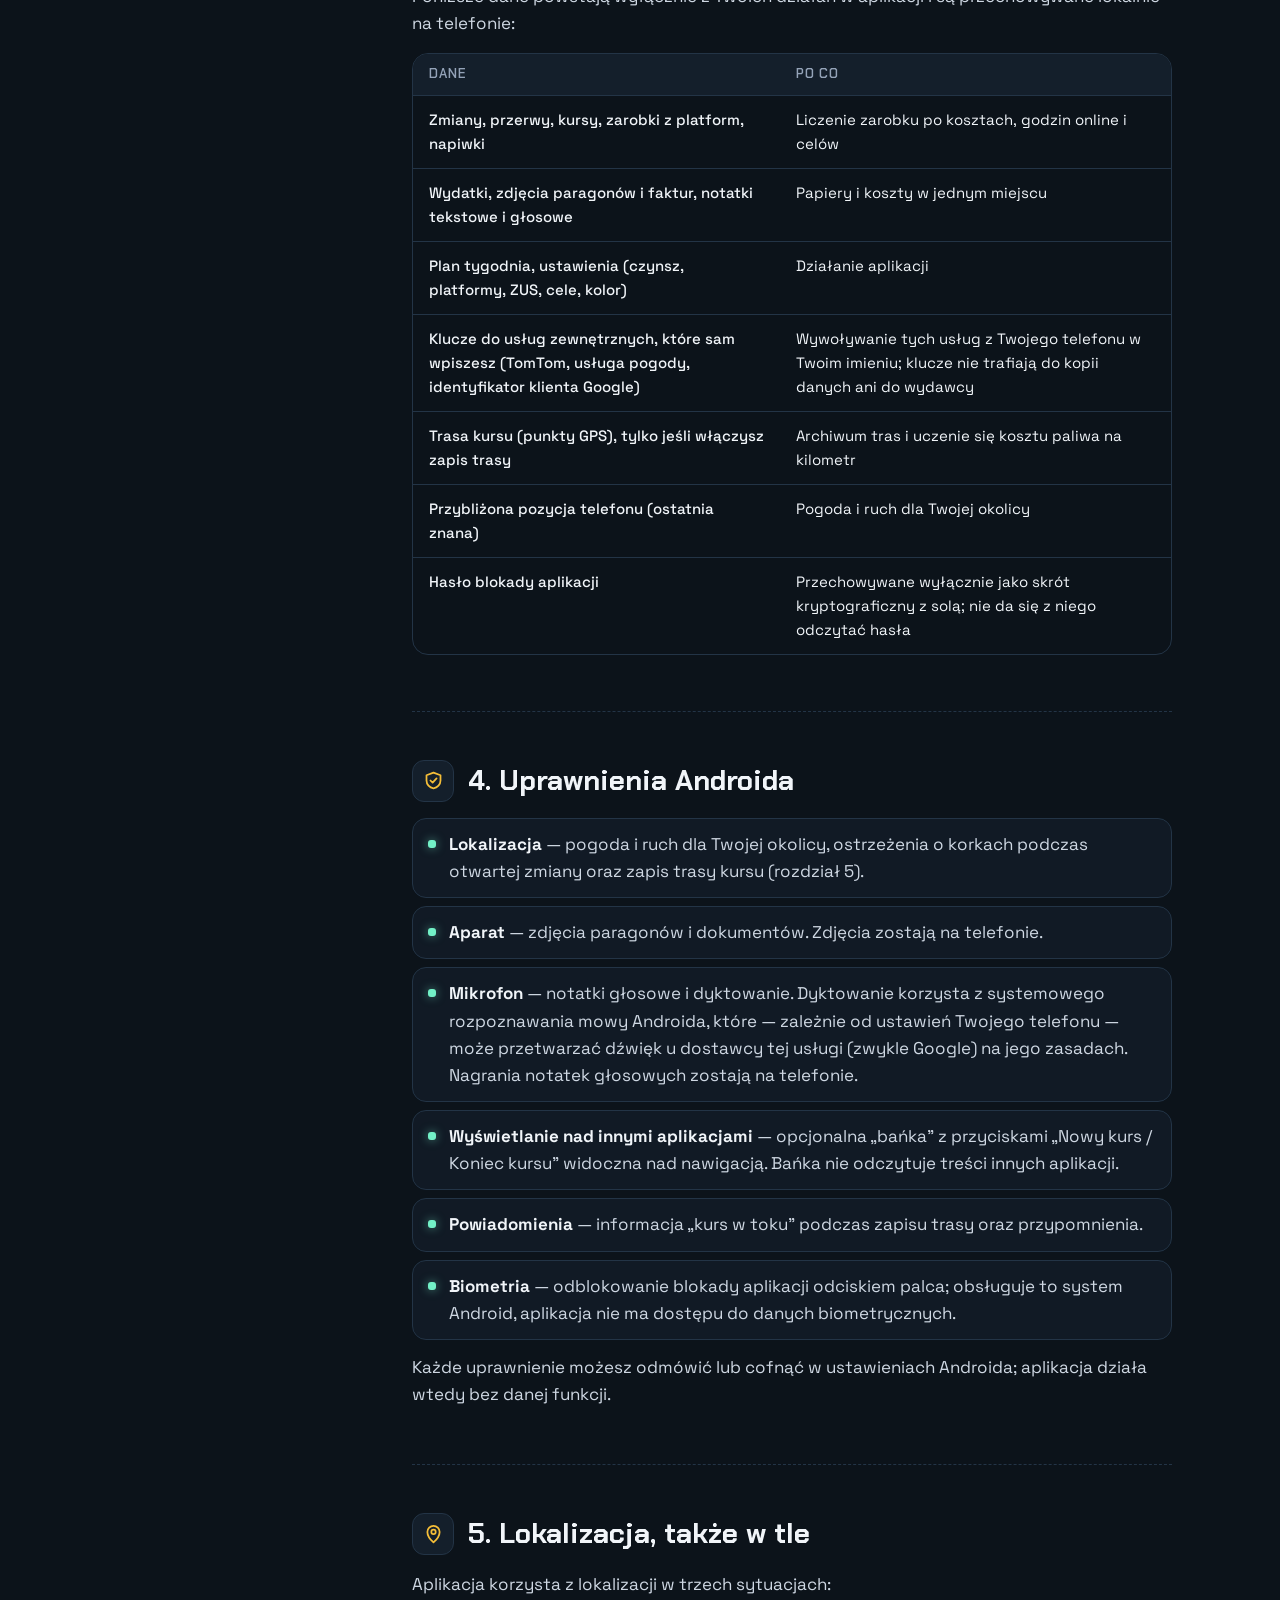
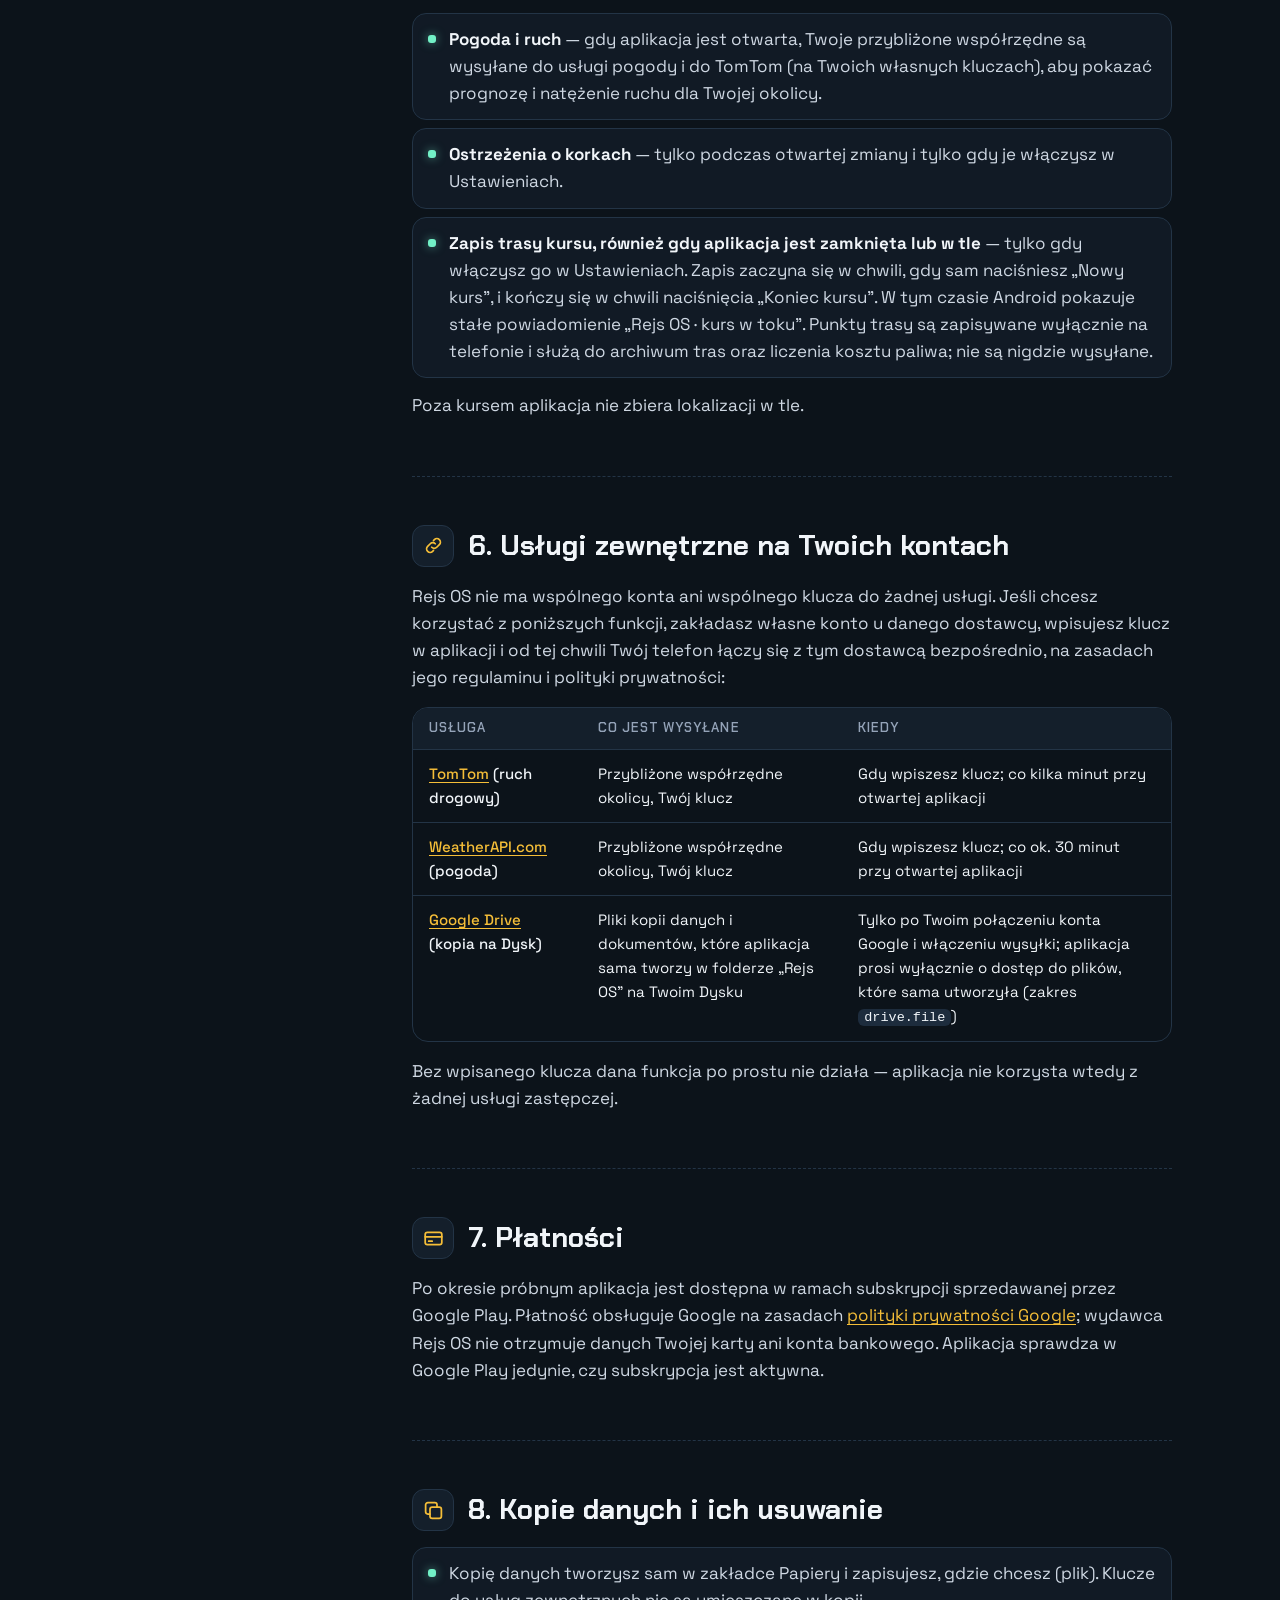
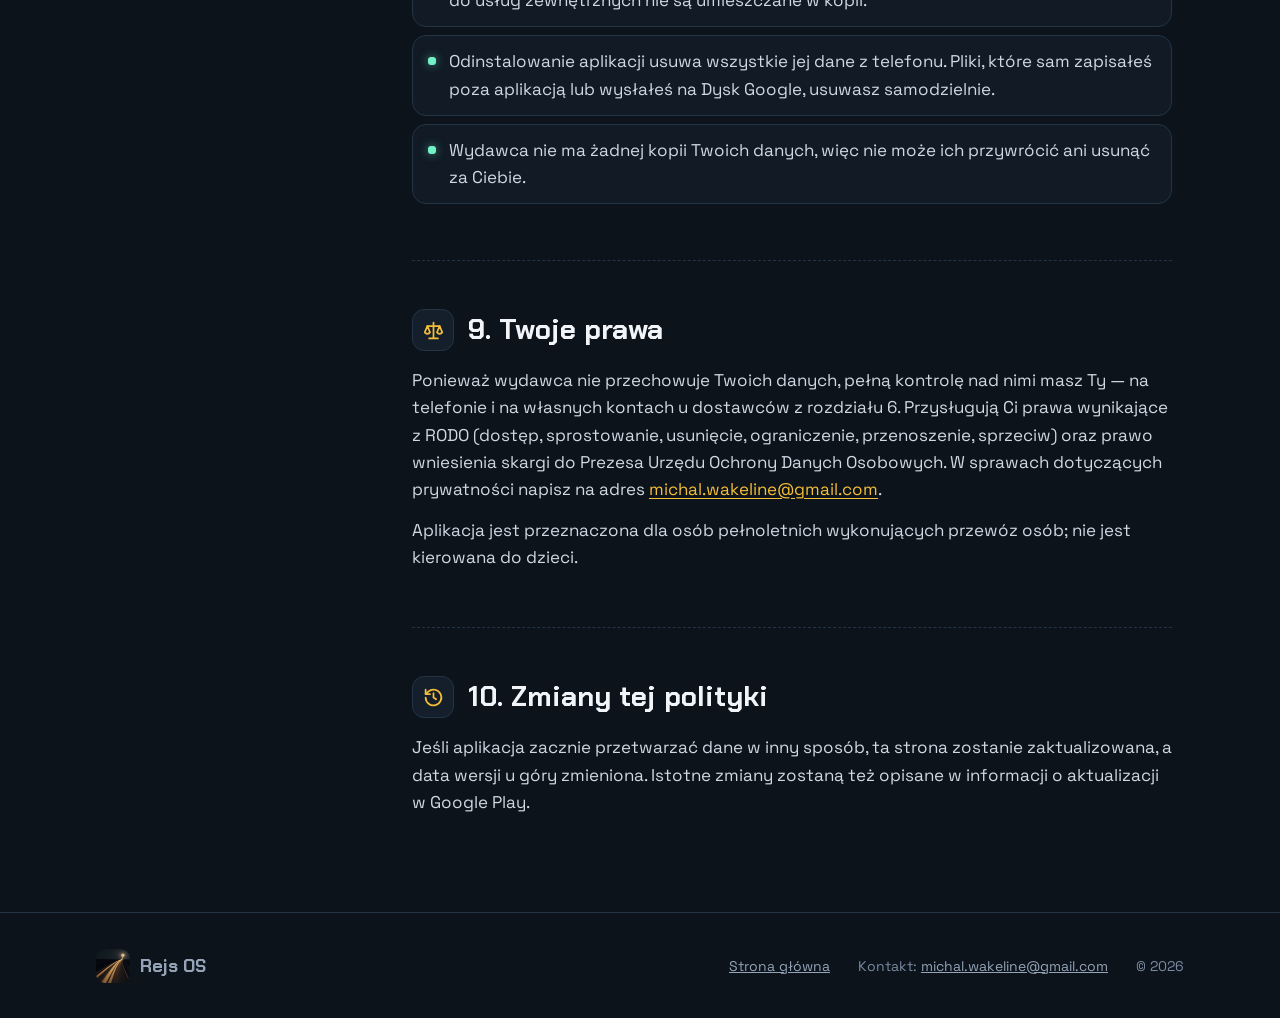
<file: polityka-prywatnosci.html>
<!doctype html>
<html lang="pl">
<head>
  <meta charset="utf-8">
  <meta name="viewport" content="width=device-width, initial-scale=1, viewport-fit=cover">
  <title>Polityka prywatności — Rejs OS</title>
  <meta name="description" content="Polityka prywatności aplikacji Rejs OS: jakie dane przetwarza aplikacja, gdzie są przechowywane i z jakich usług zewnętrznych korzysta.">
  <meta name="theme-color" content="#0c131a">
  <link rel="icon" href="img/favicon.png" type="image/png">
  <link rel="apple-touch-icon" href="img/icon-180.png">
  <link rel="preconnect" href="https://fonts.googleapis.com">
  <link rel="preconnect" href="https://fonts.gstatic.com" crossorigin>
  <link href="https://fonts.googleapis.com/css2?family=Chakra+Petch:wght@500;600;700&family=Space+Grotesk:wght@400;500;700&family=Exo+2:wght@500;600;700&family=Manrope:wght@400;500;700&display=swap" rel="stylesheet">
  <link rel="stylesheet" href="style.css">
  <link rel="stylesheet" href="polityka.css">
  <script>document.documentElement.classList.add('js'); if (matchMedia('(prefers-reduced-motion: reduce)').matches) document.documentElement.classList.add('rm');
    /* Rozdziały pojawiają się przy przewijaniu; gdyby polityka.js się nie wczytał, po 3 s treść i tak jest widoczna */
    if ('IntersectionObserver' in window) { document.documentElement.classList.add('pp-reveal'); setTimeout(function () { if (!window.ppReady) document.documentElement.classList.remove('pp-reveal'); }, 3000); }</script>
</head>
<body class="pp-page">
  <header class="top solid" id="top">
    <div class="wrap">
      <div class="brandbox">
        <a class="brand" href="./"><img src="img/favicon.png" alt="" width="34" height="34">Rejs OS</a>
        <div class="lang" role="group" aria-label="Język strony" data-i18n-aria="lang.aria">
          <button type="button" data-lang="pl" lang="pl" aria-label="Polski" aria-pressed="true"><i class="flag pl" aria-hidden="true"></i>PL</button>
          <button type="button" data-lang="uk" lang="uk" aria-label="Українська" aria-pressed="false"><i class="flag uk" aria-hidden="true"></i>UA</button>
          <button type="button" data-lang="en" lang="en" aria-label="English" aria-pressed="false"><i class="flag en" aria-hidden="true"></i>EN</button>
        </div>
      </div>
      <nav aria-label="Sekcje strony" data-i18n-aria="nav.aria">
        <a href="./#licznik" data-i18n="nav.meter">Jak liczy</a>
        <a href="./#funkcje" data-i18n="nav.features">Funkcje</a>
        <a href="./#prywatnosc" data-i18n="nav.privacy">Prywatność</a>
        <a href="./#cena" data-i18n="nav.price">Cena</a>
      </nav>
      <a class="btn small" href="./#cena" data-i18n="nav.cta">14 dni za darmo</a>
    </div>
    <i class="pp-progress" aria-hidden="true"></i>
  </header>

  <main class="pp" lang="pl">
    <!-- Nagłówek dokumentu + najważniejsze zasady (skrót z rozdziału 2, pełna treść niżej bez zmian) -->
    <div class="wrap pp-hero">
      <p class="eyebrow pp-in" style="--d:0">Prywatność</p>
      <h1 class="pp-in" style="--d:1">Polityka prywatności aplikacji Rejs OS</h1>
      <p class="meta pp-in" style="--d:2">Wersja z dnia 2 listopada 2026 r. Dotyczy aplikacji Rejs OS na Androida (pakiet <code>app.rejsos.notes</code>).</p>
      <p class="pp-langnote" data-doc="note" hidden></p>

      <ul class="pp-keys" aria-label="Najważniejsze zasady">
        <li class="pp-key pp-in" style="--d:3">
          <span class="pp-key-ic" aria-hidden="true"><svg viewBox="0 0 24 24" fill="none" stroke="currentColor" stroke-width="2" stroke-linecap="round" stroke-linejoin="round"><rect x="5" y="2" width="14" height="20" rx="3"/><rect x="9" y="10.5" width="6" height="5" rx="1"/><path d="M10 10.5V9a2 2 0 0 1 4 0v1.5"/></svg></span>
          <b>Dane zostają na telefonie</b>
          <span>Wszystko, co wpisujesz i zapisujesz w aplikacji, jest przechowywane wyłącznie w pamięci Twojego telefonu.</span>
        </li>
        <li class="pp-key pp-in" style="--d:4">
          <span class="pp-key-ic" aria-hidden="true"><svg viewBox="0 0 24 24" fill="none" stroke="currentColor" stroke-width="2" stroke-linecap="round" stroke-linejoin="round"><circle cx="10" cy="8" r="4"/><path d="M3 21c0-3.9 3.1-7 7-7 1.4 0 2.6.4 3.7 1"/><path d="M16 16l5 5M21 16l-5 5"/></svg></span>
          <b>Bez konta</b>
          <span>Rejs OS nie wymaga założenia konta.</span>
        </li>
        <li class="pp-key pp-in" style="--d:5">
          <span class="pp-key-ic" aria-hidden="true"><svg viewBox="0 0 24 24" fill="none" stroke="currentColor" stroke-width="2" stroke-linecap="round" stroke-linejoin="round"><rect x="3" y="3" width="18" height="7" rx="2"/><rect x="3" y="14" width="10" height="7" rx="2"/><path d="M7 6.5h.01M7 17.5h.01M16 15l5 5M21 15l-5 5"/></svg></span>
          <b>Bez serwera autora</b>
          <span>Rejs OS nie ma własnego serwera i nie wysyła Twoich danych do wydawcy.</span>
        </li>
        <li class="pp-key pp-in" style="--d:6">
          <span class="pp-key-ic" aria-hidden="true"><svg viewBox="0 0 24 24" fill="none" stroke="currentColor" stroke-width="2" stroke-linecap="round" stroke-linejoin="round"><path d="M3 3l18 18"/><path d="M10.6 5.1A10 10 0 0 1 12 5c5 0 9 4.5 10 7-.4 1-1.2 2.3-2.4 3.5M6.6 6.6C4.4 8 2.8 10.1 2 12c1 2.5 5 7 10 7 1.9 0 3.6-.6 5-1.5"/><path d="M9.9 9.9a3 3 0 0 0 4.2 4.2"/></svg></span>
          <b>Bez reklam i analityki</b>
          <span>Aplikacja nie zawiera reklam ani narzędzi analitycznych i nie śledzi Twojej aktywności.</span>
        </li>
      </ul>
      <p class="pp-keys-src pp-in" style="--d:7"><a href="#zasada">Skrót z rozdziału 2 →</a></p>
    </div>

    <div class="wrap pp-layout">
      <!-- Spis treści: na komputerze przyklejony z boku, na telefonie zwijany pasek pod nagłówkiem -->
      <nav class="pp-toc" aria-label="Spis treści">
        <details open>
          <summary>
            <span class="pp-toc-lbl">Spis treści</span>
            <span class="pp-toc-cur" aria-hidden="true"></span>
            <svg class="pp-toc-chev" viewBox="0 0 24 24" fill="none" stroke="currentColor" stroke-width="2.2" stroke-linecap="round" stroke-linejoin="round" aria-hidden="true"><path d="M6 9l6 6 6-6"/></svg>
          </summary>
          <ol>
            <li><a href="#kto"><span class="no">01</span>Kto odpowiada za dane</a></li>
            <li><a href="#zasada"><span class="no">02</span>Zasada: dane zostają na telefonie</a></li>
            <li><a href="#jakie"><span class="no">03</span>Jakie dane przetwarza aplikacja</a></li>
            <li><a href="#uprawnienia"><span class="no">04</span>Uprawnienia Androida</a></li>
            <li><a href="#lokalizacja"><span class="no">05</span>Lokalizacja, także w tle</a></li>
            <li><a href="#uslugi"><span class="no">06</span>Usługi zewnętrzne na Twoich kontach</a></li>
            <li><a href="#platnosci"><span class="no">07</span>Płatności</a></li>
            <li><a href="#kopie"><span class="no">08</span>Kopie danych i ich usuwanie</a></li>
            <li><a href="#prawa"><span class="no">09</span>Twoje prawa</a></li>
            <li><a href="#zmiany"><span class="no">10</span>Zmiany tej polityki</a></li>
          </ol>
          <i class="pp-toc-ind" aria-hidden="true"></i>
        </details>
      </nav>

      <article class="pp-doc">
        <section class="pp-sec" id="kto">
          <h2><span class="pp-ic" aria-hidden="true"><svg viewBox="0 0 24 24" fill="none" stroke="currentColor" stroke-width="2" stroke-linecap="round" stroke-linejoin="round"><path d="M4 21V5a1 1 0 0 1 1-1h8a1 1 0 0 1 1 1v16"/><path d="M14 9h5a1 1 0 0 1 1 1v11"/><path d="M3 21h18M8 8h2M8 12h2M8 16h2"/></svg></span><span>1. Kto odpowiada za dane</span></h2>
          <p>Administratorem danych osobowych w rozumieniu RODO, w zakresie, w jakim aplikacja w ogóle je przetwarza, jest wydawca aplikacji Rejs OS:</p>
          <p class="pp-card"><strong>Michał Krawczyński WakeLine</strong> (działalność gospodarcza, NIP 9571150909, REGON 523624655)<br>ul. Rolna 109, 10‑804 Olsztyn<br>e‑mail: <a href="mailto:michal.wakeline@gmail.com">michal.wakeline@gmail.com</a></p>
        </section>

        <section class="pp-sec" id="zasada">
          <h2><span class="pp-ic" aria-hidden="true"><svg viewBox="0 0 24 24" fill="none" stroke="currentColor" stroke-width="2" stroke-linecap="round" stroke-linejoin="round"><rect x="5" y="2" width="14" height="20" rx="3"/><rect x="9" y="10.5" width="6" height="5" rx="1"/><path d="M10 10.5V9a2 2 0 0 1 4 0v1.5"/></svg></span><span>2. Zasada: dane zostają na telefonie</span></h2>
          <div class="note pp-note">
            <p><strong>Rejs OS nie ma własnego serwera, nie wymaga założenia konta i nie wysyła Twoich danych do wydawcy.</strong> Wszystko, co wpisujesz i zapisujesz w aplikacji, jest przechowywane wyłącznie w pamięci Twojego telefonu. Aplikacja nie zawiera reklam ani narzędzi analitycznych i nie śledzi Twojej aktywności.</p>
          </div>
          <p>Jedyne połączenia sieciowe, jakie aplikacja wykonuje, idą do usług, które sam włączysz i do których podasz własne klucze lub własne konto (rozdział 6), oraz do Google Play w celu obsługi subskrypcji (rozdział 7).</p>
        </section>

        <section class="pp-sec" id="jakie">
          <h2><span class="pp-ic" aria-hidden="true"><svg viewBox="0 0 24 24" fill="none" stroke="currentColor" stroke-width="2" stroke-linecap="round" stroke-linejoin="round"><ellipse cx="12" cy="5" rx="8" ry="3"/><path d="M4 5v14c0 1.7 3.6 3 8 3s8-1.3 8-3V5"/><path d="M4 12c0 1.7 3.6 3 8 3s8-1.3 8-3"/></svg></span><span>3. Jakie dane przetwarza aplikacja</span></h2>
          <p>Poniższe dane powstają wyłącznie z Twoich działań w aplikacji i są przechowywane lokalnie na telefonie:</p>
          <div class="tbl pp-tbl"><table>
            <thead><tr><th>Dane</th><th>Po co</th></tr></thead>
            <tbody>
              <tr><td data-label="Dane">Zmiany, przerwy, kursy, zarobki z platform, napiwki</td><td data-label="Po co">Liczenie zarobku po kosztach, godzin online i celów</td></tr>
              <tr><td data-label="Dane">Wydatki, zdjęcia paragonów i faktur, notatki tekstowe i głosowe</td><td data-label="Po co">Papiery i koszty w jednym miejscu</td></tr>
              <tr><td data-label="Dane">Plan tygodnia, ustawienia (czynsz, platformy, ZUS, cele, kolor)</td><td data-label="Po co">Działanie aplikacji</td></tr>
              <tr><td data-label="Dane">Klucze do usług zewnętrznych, które sam wpiszesz (TomTom, usługa pogody, identyfikator klienta Google)</td><td data-label="Po co">Wywoływanie tych usług z Twojego telefonu w Twoim imieniu; klucze nie trafiają do kopii danych ani do wydawcy</td></tr>
              <tr><td data-label="Dane">Trasa kursu (punkty GPS), tylko jeśli włączysz zapis trasy</td><td data-label="Po co">Archiwum tras i uczenie się kosztu paliwa na kilometr</td></tr>
              <tr><td data-label="Dane">Przybliżona pozycja telefonu (ostatnia znana)</td><td data-label="Po co">Pogoda i ruch dla Twojej okolicy</td></tr>
              <tr><td data-label="Dane">Hasło blokady aplikacji</td><td data-label="Po co">Przechowywane wyłącznie jako skrót kryptograficzny z solą; nie da się z niego odczytać hasła</td></tr>
            </tbody>
          </table></div>
        </section>

        <section class="pp-sec" id="uprawnienia">
          <h2><span class="pp-ic" aria-hidden="true"><svg viewBox="0 0 24 24" fill="none" stroke="currentColor" stroke-width="2" stroke-linecap="round" stroke-linejoin="round"><path d="M12 3l8 3v6c0 4.5-3.4 8.3-8 9-4.6-.7-8-4.5-8-9V6z"/><path d="M8.5 12l2.5 2.5 4.5-5"/></svg></span><span>4. Uprawnienia Androida</span></h2>
          <ul class="pp-list">
            <li><strong>Lokalizacja</strong> — pogoda i ruch dla Twojej okolicy, ostrzeżenia o korkach podczas otwartej zmiany oraz zapis trasy kursu (rozdział 5).</li>
            <li><strong>Aparat</strong> — zdjęcia paragonów i dokumentów. Zdjęcia zostają na telefonie.</li>
            <li><strong>Mikrofon</strong> — notatki głosowe i dyktowanie. Dyktowanie korzysta z systemowego rozpoznawania mowy Androida, które — zależnie od ustawień Twojego telefonu — może przetwarzać dźwięk u dostawcy tej usługi (zwykle Google) na jego zasadach. Nagrania notatek głosowych zostają na telefonie.</li>
            <li><strong>Wyświetlanie nad innymi aplikacjami</strong> — opcjonalna „bańka” z przyciskami „Nowy kurs / Koniec kursu” widoczna nad nawigacją. Bańka nie odczytuje treści innych aplikacji.</li>
            <li><strong>Powiadomienia</strong> — informacja „kurs w toku” podczas zapisu trasy oraz przypomnienia.</li>
            <li><strong>Biometria</strong> — odblokowanie blokady aplikacji odciskiem palca; obsługuje to system Android, aplikacja nie ma dostępu do danych biometrycznych.</li>
          </ul>
          <p>Każde uprawnienie możesz odmówić lub cofnąć w ustawieniach Androida; aplikacja działa wtedy bez danej funkcji.</p>
        </section>

        <section class="pp-sec" id="lokalizacja">
          <h2><span class="pp-ic" aria-hidden="true"><svg viewBox="0 0 24 24" fill="none" stroke="currentColor" stroke-width="2" stroke-linecap="round" stroke-linejoin="round"><path d="M12 21s-7-6.2-7-12a7 7 0 0 1 14 0c0 5.8-7 12-7 12z"/><circle cx="12" cy="9" r="2.5"/></svg></span><span>5. Lokalizacja, także w tle</span></h2>
          <p>Aplikacja korzysta z lokalizacji w trzech sytuacjach:</p>
          <ul class="pp-list">
            <li><strong>Pogoda i ruch</strong> — gdy aplikacja jest otwarta, Twoje przybliżone współrzędne są wysyłane do usługi pogody i do TomTom (na Twoich własnych kluczach), aby pokazać prognozę i natężenie ruchu dla Twojej okolicy.</li>
            <li><strong>Ostrzeżenia o korkach</strong> — tylko podczas otwartej zmiany i tylko gdy je włączysz w Ustawieniach.</li>
            <li><strong>Zapis trasy kursu, również gdy aplikacja jest zamknięta lub w tle</strong> — tylko gdy włączysz go w Ustawieniach. Zapis zaczyna się w chwili, gdy sam naciśniesz „Nowy kurs”, i kończy się w chwili naciśnięcia „Koniec kursu”. W tym czasie Android pokazuje stałe powiadomienie „Rejs OS · kurs w toku”. Punkty trasy są zapisywane wyłącznie na telefonie i służą do archiwum tras oraz liczenia kosztu paliwa; nie są nigdzie wysyłane.</li>
          </ul>
          <p>Poza kursem aplikacja nie zbiera lokalizacji w tle.</p>
        </section>

        <section class="pp-sec" id="uslugi">
          <h2><span class="pp-ic" aria-hidden="true"><svg viewBox="0 0 24 24" fill="none" stroke="currentColor" stroke-width="2" stroke-linecap="round" stroke-linejoin="round"><path d="M10 14a4 4 0 0 0 5.7 0l3-3a4 4 0 0 0-5.7-5.7l-1 1"/><path d="M14 10a4 4 0 0 0-5.7 0l-3 3a4 4 0 0 0 5.7 5.7l1-1"/></svg></span><span>6. Usługi zewnętrzne na Twoich kontach</span></h2>
          <p>Rejs OS nie ma wspólnego konta ani wspólnego klucza do żadnej usługi. Jeśli chcesz korzystać z poniższych funkcji, zakładasz własne konto u danego dostawcy, wpisujesz klucz w aplikacji i od tej chwili Twój telefon łączy się z tym dostawcą bezpośrednio, na zasadach jego regulaminu i polityki prywatności:</p>
          <div class="tbl pp-tbl"><table>
            <thead><tr><th>Usługa</th><th>Co jest wysyłane</th><th>Kiedy</th></tr></thead>
            <tbody>
              <tr><td data-label="Usługa"><a href="https://www.tomtom.com/privacy/" rel="noopener">TomTom</a> (ruch drogowy)</td><td data-label="Co jest wysyłane">Przybliżone współrzędne okolicy, Twój klucz</td><td data-label="Kiedy">Gdy wpiszesz klucz; co kilka minut przy otwartej aplikacji</td></tr>
              <tr><td data-label="Usługa"><a href="https://www.weatherapi.com/privacy.aspx" rel="noopener">WeatherAPI.com</a> (pogoda)</td><td data-label="Co jest wysyłane">Przybliżone współrzędne okolicy, Twój klucz</td><td data-label="Kiedy">Gdy wpiszesz klucz; co ok. 30 minut przy otwartej aplikacji</td></tr>
              <tr><td data-label="Usługa"><a href="https://policies.google.com/privacy" rel="noopener">Google Drive</a> (kopia na Dysk)</td><td data-label="Co jest wysyłane">Pliki kopii danych i dokumentów, które aplikacja sama tworzy w folderze „Rejs OS” na Twoim Dysku</td><td data-label="Kiedy">Tylko po Twoim połączeniu konta Google i włączeniu wysyłki; aplikacja prosi wyłącznie o dostęp do plików, które sama utworzyła (zakres <code>drive.file</code>)</td></tr>
            </tbody>
          </table></div>
          <p>Bez wpisanego klucza dana funkcja po prostu nie działa — aplikacja nie korzysta wtedy z żadnej usługi zastępczej.</p>
        </section>

        <section class="pp-sec" id="platnosci">
          <h2><span class="pp-ic" aria-hidden="true"><svg viewBox="0 0 24 24" fill="none" stroke="currentColor" stroke-width="2" stroke-linecap="round" stroke-linejoin="round"><rect x="2.5" y="5" width="19" height="14" rx="2.5"/><path d="M2.5 10h19M6.5 15h4"/></svg></span><span>7. Płatności</span></h2>
          <p>Po okresie próbnym aplikacja jest dostępna w ramach subskrypcji sprzedawanej przez Google Play. Płatność obsługuje Google na zasadach <a href="https://policies.google.com/privacy" rel="noopener">polityki prywatności Google</a>; wydawca Rejs OS nie otrzymuje danych Twojej karty ani konta bankowego. Aplikacja sprawdza w Google Play jedynie, czy subskrypcja jest aktywna.</p>
        </section>

        <section class="pp-sec" id="kopie">
          <h2><span class="pp-ic" aria-hidden="true"><svg viewBox="0 0 24 24" fill="none" stroke="currentColor" stroke-width="2" stroke-linecap="round" stroke-linejoin="round"><rect x="8" y="8" width="13" height="13" rx="2.5"/><path d="M16 8V5.5A2.5 2.5 0 0 0 13.5 3h-8A2.5 2.5 0 0 0 3 5.5v8A2.5 2.5 0 0 0 5.5 16H8"/></svg></span><span>8. Kopie danych i ich usuwanie</span></h2>
          <ul class="pp-list">
            <li>Kopię danych tworzysz sam w zakładce Papiery i zapisujesz, gdzie chcesz (plik). Klucze do usług zewnętrznych nie są umieszczane w kopii.</li>
            <li>Odinstalowanie aplikacji usuwa wszystkie jej dane z telefonu. Pliki, które sam zapisałeś poza aplikacją lub wysłałeś na Dysk Google, usuwasz samodzielnie.</li>
            <li>Wydawca nie ma żadnej kopii Twoich danych, więc nie może ich przywrócić ani usunąć za Ciebie.</li>
          </ul>
        </section>

        <section class="pp-sec" id="prawa">
          <h2><span class="pp-ic" aria-hidden="true"><svg viewBox="0 0 24 24" fill="none" stroke="currentColor" stroke-width="2" stroke-linecap="round" stroke-linejoin="round"><path d="M12 3v18M7 21h10M5 7h14"/><path d="M5 7l-3 7a3.4 3.4 0 0 0 6 0z"/><path d="M19 7l-3 7a3.4 3.4 0 0 0 6 0z"/></svg></span><span>9. Twoje prawa</span></h2>
          <p>Ponieważ wydawca nie przechowuje Twoich danych, pełną kontrolę nad nimi masz Ty — na telefonie i na własnych kontach u dostawców z rozdziału 6. Przysługują Ci prawa wynikające z RODO (dostęp, sprostowanie, usunięcie, ograniczenie, przenoszenie, sprzeciw) oraz prawo wniesienia skargi do Prezesa Urzędu Ochrony Danych Osobowych. W sprawach dotyczących prywatności napisz na adres <a href="mailto:michal.wakeline@gmail.com">michal.wakeline@gmail.com</a>.</p>
          <p>Aplikacja jest przeznaczona dla osób pełnoletnich wykonujących przewóz osób; nie jest kierowana do dzieci.</p>
        </section>

        <section class="pp-sec" id="zmiany">
          <h2><span class="pp-ic" aria-hidden="true"><svg viewBox="0 0 24 24" fill="none" stroke="currentColor" stroke-width="2" stroke-linecap="round" stroke-linejoin="round"><path d="M3 12a9 9 0 1 0 3-6.7L3 8"/><path d="M3 3v5h5"/><path d="M12 7v5l3 2"/></svg></span><span>10. Zmiany tej polityki</span></h2>
          <p>Jeśli aplikacja zacznie przetwarzać dane w inny sposób, ta strona zostanie zaktualizowana, a data wersji u góry zmieniona. Istotne zmiany zostaną też opisane w informacji o aktualizacji w Google Play.</p>
        </section>
      </article>
    </div>
  </main>

  <a class="pp-totop" href="#top" aria-label="Do góry" data-doc-aria="top">
    <svg viewBox="0 0 24 24" fill="none" stroke="currentColor" stroke-width="2.4" stroke-linecap="round" stroke-linejoin="round" aria-hidden="true"><path d="M12 19V5M5 12l7-7 7 7"/></svg>
  </a>

  <footer class="foot" id="kontakt">
    <div class="wrap">
      <a class="brand" href="./"><img src="img/favicon.png" alt="" width="28" height="28">Rejs OS</a>
      <a href="./" data-doc="home">Strona główna</a>
      <span><span data-i18n="foot.contact">Kontakt:</span> <a href="mailto:michal.wakeline@gmail.com">michal.wakeline@gmail.com</a></span>
      <span>© 2026</span>
    </div>
  </footer>

  <script src="i18n.js" defer></script>
  <script src="polityka.js" defer></script>
</body>
</html>
</file>
<file: style.css>
/* Układ: nocna jazda. Sekcje „przypięte” (sticky) i sterowane przewijaniem, jedna kolumna treści 1120 px.
   Kolory i kroje z systemu aplikacji (DESIGN.md w repo Rejs OS). Strona celowo tylko ciemna. */
:root {
  --bg: #0c131a;
  --bg-deep: #070c11;
  --surface: #141f2b;
  --surface-2: #1d2c3d;
  --line: #233446;
  --line-strong: #56708a;
  --text: #f1f5f9;
  --muted: #94a3b8;
  --faint: #7a8aa3;
  --sign: #f5be38;
  --sign-ink: #0c131a;
  --meter: #72f0c6;
  --meter-bg: #08100f;
  --green: #34d399;
  --red: #f87171;
  --blue: #7cb8ff;
  /* Chakra Petch i Space Grotesk nie mają cyrylicy: litery ukraińskie biorą Exo 2 i Manrope (ładowane tylko, gdy są potrzebne) */
  --display: 'Chakra Petch', 'Exo 2', 'Barlow Condensed', system-ui, sans-serif;
  --body: 'Space Grotesk', 'Manrope', system-ui, sans-serif;
  --radius: 20px;
  --max: 1120px;
  --gutter-l: max(16px, env(safe-area-inset-left, 0px));
  --gutter-r: max(16px, env(safe-area-inset-right, 0px));
  color-scheme: dark;
}

* { box-sizing: border-box; }
html { -webkit-text-size-adjust: 100%; }
body {
  margin: 0;
  background: var(--bg);
  color: var(--text);
  font-family: var(--body);
  font-size: 17px;
  line-height: 1.6;
  overflow-x: hidden;
  overflow-x: clip;
}
img { max-width: 100%; display: block; }
[hidden] { display: none !important; }
a { color: var(--sign); }
:focus-visible { outline: 2px solid var(--sign); outline-offset: 3px; border-radius: 6px; }
h1, h2, h3 { font-family: var(--display); line-height: 1.05; text-wrap: balance; margin: 0; }
p { margin: 0; }
.wrap { max-width: var(--max); margin: 0 auto; padding-left: var(--gutter-l); padding-right: var(--gutter-r); }
.eyebrow {
  font-family: var(--display); font-weight: 600; font-size: 13px;
  letter-spacing: 0.16em; text-transform: uppercase; color: var(--sign);
}
.num { font-variant-numeric: tabular-nums; }

/* ---------- Nagłówek ---------- */
body::before { content: ""; position: fixed; inset: 0 0 auto; height: env(safe-area-inset-top, 0px); z-index: 60; background: var(--bg); }
.top {
  position: fixed; top: env(safe-area-inset-top, 0px); left: 0; right: 0; z-index: 50;
  transition: background .3s, border-color .3s;
  border-bottom: 1px solid transparent;
}
.top.solid { background: color-mix(in srgb, var(--bg) 88%, transparent); backdrop-filter: blur(12px); -webkit-backdrop-filter: blur(12px); border-color: var(--line); }
.top .wrap { display: flex; align-items: center; gap: 24px; height: 64px; }
.brand { display: flex; align-items: center; gap: 10px; color: var(--text); text-decoration: none; font-family: var(--display); font-weight: 700; font-size: 22px; letter-spacing: 0.01em; }
.brand img { width: 34px; height: 34px; border-radius: 9px; }
.top nav { display: flex; gap: 22px; margin-left: auto; }
.top nav a { color: var(--muted); text-decoration: none; font-size: 15px; }
.top nav a:hover { color: var(--text); }
.btn {
  display: inline-flex; align-items: center; gap: 10px;
  font-family: var(--display); font-weight: 700; font-size: 17px; letter-spacing: 0.02em;
  background: var(--sign); color: var(--sign-ink); text-decoration: none;
  padding: 14px 22px; border-radius: 14px; border: 0;
  box-shadow: 0 6px 0 color-mix(in srgb, var(--sign) 55%, black);
  transition: transform .15s, box-shadow .15s;
}
.btn:hover { transform: translateY(2px); box-shadow: 0 4px 0 color-mix(in srgb, var(--sign) 55%, black); }
.btn.ghost { background: transparent; color: var(--text); border: 1.5px solid var(--line-strong); box-shadow: none; }
.btn.small { font-size: 14px; padding: 9px 14px; border-radius: 11px; box-shadow: 0 4px 0 color-mix(in srgb, var(--sign) 55%, black); }
.btn .play { width: 18px; height: 18px; }
@media (max-width: 760px) { .top nav { display: none; } .top .btn { margin-left: auto; } }

/* Przełącznik języka PL / UA / EN: małe pigułki z flagą, zaraz na prawo od logo (tylko z JS — bez niego i tak nie działa) */
.brandbox { display: flex; align-items: center; gap: 12px; flex: 0 0 auto; }
.lang { display: none; }
.js .lang { display: flex; gap: 3px; }
.lang button {
  position: relative; display: inline-flex; align-items: center; gap: 4px;
  height: 22px; padding: 0 7px 0 4px; border: 1px solid var(--line); border-radius: 99px;
  font-family: var(--display); font-weight: 700; font-size: 10.5px; letter-spacing: .08em; line-height: 1;
  color: var(--muted); background: color-mix(in srgb, var(--bg-deep) 70%, transparent); cursor: pointer;
  transition: background .2s, color .2s, border-color .2s;
}
.lang button::after { content: ""; position: absolute; inset: -10px -1px; } /* pole dotyku ok. 42 px wysokości */
.lang button:hover { color: var(--text); border-color: var(--line-strong); }
.lang button[aria-pressed="true"] { background: var(--sign); border-color: var(--sign); color: var(--sign-ink); }
.flag { width: 13px; height: 13px; border-radius: 50%; flex: 0 0 auto; box-shadow: 0 0 0 1px rgba(255,255,255,.25); background-size: cover; background-position: center; }
.flag.pl { background: linear-gradient(#fff 50%, #dc143c 50%); }
.flag.uk { background: linear-gradient(#0057b7 50%, #ffd700 50%); }
.flag.en { background-image: url("data:image/svg+xml,%3Csvg xmlns='http://www.w3.org/2000/svg' viewBox='0 0 60 30'%3E%3CclipPath id='t'%3E%3Cpath d='M30 15h30v15zv15H0zH0V0zV0h30z'/%3E%3C/clipPath%3E%3Cpath d='M0 0v30h60V0z' fill='%23012169'/%3E%3Cpath d='M0 0l60 30m0-30L0 30' stroke='%23fff' stroke-width='6'/%3E%3Cpath d='M0 0l60 30m0-30L0 30' clip-path='url(%23t)' stroke='%23C8102E' stroke-width='4'/%3E%3Cpath d='M30 0v30M0 15h60' stroke='%23fff' stroke-width='10'/%3E%3Cpath d='M30 0v30M0 15h60' stroke='%23C8102E' stroke-width='6'/%3E%3C/svg%3E"); background-size: auto 100%; }
.lang button[aria-pressed="true"] .flag { box-shadow: 0 0 0 1px rgba(12,19,26,.35); }
.top .btn.small { white-space: nowrap; }
@media (max-width: 760px) { .top .wrap { gap: 10px; } }
/* Wąski telefon: w rzędzie z logo zostają same flagi (kod języka czyta czytnik ekranu z aria-label) */
@media (max-width: 440px) {
  .brandbox { gap: 7px; }
  .js .top .brand { font-size: 18px; gap: 7px; }
  .js .top .brand img { width: 26px; height: 26px; border-radius: 7px; }
  .lang button { width: 24px; height: 24px; padding: 0; justify-content: center; font-size: 0; letter-spacing: 0; gap: 0; }
  .lang button .flag { width: 16px; height: 16px; }
  .lang button[aria-pressed="true"] { box-shadow: 0 0 0 1px var(--sign); }
  .top .btn.small { font-size: 12.5px; padding: 8px 10px; }
}

/* ---------- Silnik przewijania ---------- */
.scrolly { position: relative; }
.sticky { position: sticky; top: 0; height: 100vh; height: 100svh; overflow: hidden; }
.js [data-range] { opacity: var(--o, 0); transform: translateY(calc((1 - var(--o, 0)) * 24px)); will-change: opacity, transform; }
.js [data-range][data-first] { --o: 1; }

/* ---------- 1. Jazda (hero) ---------- */
#jazda { height: 340vh; background: var(--bg-deep); }
#jazda canvas { position: absolute; inset: 0; width: 100%; height: 100%; }
#jazda .layer {
  position: absolute; left: 0; right: 0; top: 0; bottom: 0;
  display: flex; flex-direction: column; justify-content: center;
  padding-top: 64px;
}
#jazda .layer .wrap { width: 100%; }
.hero-title { font-size: clamp(44px, 7.4vw, 104px); font-weight: 700; letter-spacing: -0.01em; max-width: 11ch; }
.hero-title em { font-style: normal; color: var(--sign); }
/* Ukraiński tytuł ma dłuższe słowa: trochę mniejszy krój, żeby na telefonie zmieścił się nad wskazówką „przewiń” */
:root[lang="uk"] .hero-title { font-size: clamp(36px, 6.4vw, 92px); max-width: 13ch; }
.hero-sub { margin-top: 22px; font-size: clamp(17px, 1.6vw, 20px); color: var(--muted); max-width: 34ch; }
.hero-cta { margin-top: 30px; display: flex; flex-wrap: wrap; gap: 12px; }
.hero-hint { position: absolute; left: 50%; bottom: calc(22px + env(safe-area-inset-bottom, 0px)); transform: translateX(-50%); color: var(--faint); font-size: 13px; letter-spacing: .14em; text-transform: uppercase; display: flex; flex-direction: column; align-items: center; gap: 8px; }
.hero-hint i { width: 1.5px; height: 34px; background: linear-gradient(var(--sign), transparent); animation: drip 1.8s ease-in-out infinite; }
@keyframes drip { 0% { transform: scaleY(0); transform-origin: top; } 50% { transform: scaleY(1); transform-origin: top; } 51% { transform-origin: bottom; } 100% { transform: scaleY(0); transform-origin: bottom; } }
.costs { display: flex; flex-direction: column; gap: 4px; font-size: clamp(38px, 6.4vw, 88px); font-weight: 700; }
.costs span { display: block; opacity: var(--o, 0); transform: translateX(calc((1 - var(--o, 0)) * -40px)); }
.costs span b { color: var(--sign); font-weight: 700; }
.reveal-title { font-size: clamp(40px, 6vw, 84px); max-width: 13ch; }
.reveal-title em { font-style: normal; color: var(--meter); }

/* ---------- 2. Licznik ---------- */
#licznik { height: 360vh; }
#licznik .sticky { display: flex; align-items: center; }
#licznik .grid { display: grid; grid-template-columns: minmax(0, 0.9fr) minmax(0, 1.1fr); gap: clamp(24px, 5vw, 72px); align-items: center; width: 100%; padding-top: 48px; }
.phone { --rot: -16deg; width: min(330px, 100%); max-height: 80vh; max-height: 80svh; margin-inline: auto; transform: perspective(1400px) rotateY(var(--rot)) rotateX(4deg); }
.phone .glow { position: absolute; left: 2.2%; right: 2%; top: 65.7%; height: 18.3%; border-radius: 20px; box-shadow: 0 0 0 2px var(--meter), 0 0 50px 4px rgba(114,240,198,.45); opacity: var(--g, 0); }
.ledger h2 { font-size: clamp(32px, 4.2vw, 54px); margin-top: 10px; }
.meter {
  margin-top: 26px; background: var(--meter-bg); border: 1.5px solid #12302a; border-radius: var(--radius);
  padding: 18px 22px 20px;
}
.meter .lbl { font-size: 15px; color: color-mix(in srgb, var(--meter) 70%, var(--muted)); min-height: 1.6em; }
.meter .big { font-family: var(--display); font-weight: 700; font-size: clamp(56px, 7vw, 92px); line-height: 1; color: var(--text); font-variant-numeric: tabular-nums; transition: color .4s, text-shadow .4s; }
.meter .big.done { color: var(--meter); text-shadow: 0 0 34px rgba(114,240,198,.35); }
.meter .split { display: flex; gap: 22px; flex-wrap: wrap; margin-top: 10px; font-size: 15px; color: var(--muted); }
.meter .split b { color: var(--text); font-family: var(--display); font-size: 18px; }
.lines { list-style: none; margin: 18px 0 0; padding: 0; display: grid; gap: 2px; }
.lines li {
  display: flex; justify-content: space-between; gap: 16px; align-items: baseline;
  padding: 9px 2px; border-bottom: 1px dashed var(--line);
  opacity: .22; transition: opacity .35s, transform .35s; transform: translateX(-6px);
}
.lines li.on { opacity: 1; transform: none; }
.lines li span { color: var(--muted); }
.lines li b { font-family: var(--display); font-size: 20px; font-variant-numeric: tabular-nums; white-space: nowrap; }
.lines li.minus b { color: var(--red); }
.lines li.total { border-bottom: 0; }
.lines li.total b { color: var(--meter); }
.lines li.total span { color: var(--text); }
.note-ex { margin-top: 12px; font-size: 13px; color: var(--faint); }
@media (max-width: 760px) {
  #licznik .grid { grid-template-columns: 1fr; padding-top: 72px; }
  #licznik .phone { display: none; }
  .meter .big { font-size: 60px; }
  .lines li { padding: 6px 2px; }
  .lines li b { font-size: 17px; }
}

/* ---------- Telefon (makieta urządzenia) ---------- */
.device {
  --ar: 9 / 20.4; /* zrzuty 360×800 jak telefon (14.11; wcześniej 9 / 19.5 przy zrzutach 360×700) */
  position: relative; aspect-ratio: var(--ar); padding: 1.9%;
  border-radius: 13% / 6%;
  background: linear-gradient(160deg, #161b21 0%, #0a0d10 50%, #12161b 100%);
  box-shadow:
    inset 0 0 0 1px rgba(255,255,255,.14),
    0 60px 90px -40px rgba(0,0,0,.95),
    0 24px 40px -24px rgba(0,0,0,.7);
}
.device::before, .device::after {
  content: ""; position: absolute; right: -1.2%; width: 1.3%; border-radius: 0 3px 3px 0;
  background: linear-gradient(90deg, #0d1014, #262d35);
}
.device::before { top: 20%; height: 7%; }
.device::after { top: 31%; height: 13%; }
.device-screen {
  position: relative; height: 100%; display: flex; flex-direction: column;
  border-radius: 11.5% / 5.3%; overflow: hidden; background: var(--bg); padding-bottom: 5.5%;
  box-shadow: none;
}
.device-screen img { flex: 1 1 auto; min-height: 0; width: 100%; height: 100%; object-fit: cover; object-position: center top; }
.device-screen::before { /* pasek gestów Androida */
  content: ""; position: absolute; left: 50%; bottom: 1.4%; width: 30%; height: 4px; transform: translateX(-50%);
  border-radius: 4px; background: rgba(232,238,245,.55); z-index: 1;
}
.device-screen::after { /* odbicie światła na szkle */
  content: ""; position: absolute; inset: 0; pointer-events: none;
  background: linear-gradient(118deg, rgba(255,255,255,.13) 0%, rgba(255,255,255,.04) 26%, rgba(255,255,255,0) 42%, rgba(255,255,255,0) 78%, rgba(255,255,255,.05) 100%);
}
.sbar {
  flex: 0 0 auto; position: relative; height: 0; padding-top: 7.5%;
  display: block; color: #e8eef5; font-family: var(--body); font-weight: 600;
}
.sbar b { position: absolute; left: 9%; top: 50%; transform: translateY(-38%); font-size: clamp(6px, 1.1vw, 11px); letter-spacing: .02em; }
.sbar::before { /* aparat w ekranie */
  content: ""; position: absolute; left: 50%; top: 50%; width: 4.4%; aspect-ratio: 1; transform: translate(-50%, -42%);
  border-radius: 50%; background: radial-gradient(circle at 35% 35%, #2c3a4c 0 18%, #05070a 46%); box-shadow: 0 0 0 1.5px #000;
}
.sbar .sig, .sbar .bat { position: absolute; top: 50%; transform: translateY(-38%); }
.sbar .sig { right: 19%; width: 4%; aspect-ratio: 1; background: linear-gradient(135deg, transparent 50%, #e8eef5 50%); }
.sbar .bat { right: 10%; width: 6.5%; aspect-ratio: 2.1; border: 1.2px solid #e8eef5; border-radius: 2.5px; background: linear-gradient(90deg, #e8eef5 72%, transparent 72%) content-box; padding: 1px; }

/* ---------- 3. Funkcje (poziomo) ---------- */
#funkcje .sticky { display: flex; align-items: center; }
.track { display: flex; gap: clamp(28px, 4vw, 64px); align-items: center; padding-left: var(--gutter-l); padding-right: max(24px, calc((100vw - var(--max)) / 2)); will-change: transform; padding-top: 56px; }
.intro { flex: 0 0 auto; width: min(420px, 82vw); padding-left: max(0px, calc((100vw - var(--max)) / 2)); box-sizing: content-box; }
.intro h2 { font-size: clamp(40px, 5vw, 68px); margin-top: 12px; }
.intro p { margin-top: 18px; color: var(--muted); max-width: 32ch; }
.intro .arrow { margin-top: 26px; color: var(--sign); font-family: var(--display); font-weight: 600; letter-spacing: .1em; text-transform: uppercase; font-size: 13px; }
.card { flex: 0 0 auto; display: grid; grid-template-columns: auto minmax(0, 260px); gap: 26px; align-items: end; }
.card .shot { height: min(64vh, 600px); height: min(64svh, calc(100svh - 170px), 600px); width: auto; }
.card h3 { font-size: 30px; }
.card p { margin-top: 10px; color: var(--muted); font-size: 16px; }
.card .tag { display: inline-block; margin-bottom: 12px; font-size: 12px; letter-spacing: .14em; text-transform: uppercase; color: var(--sign); border: 1px solid color-mix(in srgb, var(--sign) 45%, transparent); padding: 3px 10px; border-radius: 99px; font-family: var(--display); font-weight: 600; }
@media (max-width: 760px) {
  .card { grid-template-columns: 1fr; gap: 14px; align-items: start; }
  .card .shot { height: min(calc(100vh - 330px), 460px); height: min(calc(100svh - 330px), 460px); }
  .track { padding-top: 64px; }
  .card .tag { margin-bottom: 8px; }
  .card .txt { width: min(300px, 78vw); }
  .card h3 { font-size: 24px; }
  .card p { font-size: 15px; line-height: 1.5; margin-top: 6px; }
}

/* ---------- 4. Bańka ---------- */
#banka { height: 300vh; }
#banka canvas { position: absolute; inset: 0; width: 100%; height: 100%; }
#banka .copy { position: absolute; left: 0; right: 0; bottom: 0; padding-bottom: calc(48px + env(safe-area-inset-bottom, 0px)); background: linear-gradient(transparent, rgba(7,12,17,.92) 40%); padding-top: 120px; }
#banka h2 { font-size: clamp(36px, 4.6vw, 64px); margin-top: 10px; max-width: 14ch; }
#banka .copy p { margin-top: 14px; color: var(--muted); max-width: 46ch; }
.bubble {
  position: absolute; z-index: 2; left: var(--bx, 60%); top: var(--by, 30%);
  transform: translate(-50%, -100%) translateY(-18px);
  display: flex; align-items: center; gap: 10px;
  font-family: var(--display); font-weight: 700; font-size: 17px; white-space: nowrap;
  padding: 11px 16px; border-radius: 16px;
  background: var(--sign); color: var(--sign-ink);
  box-shadow: 0 10px 30px -8px rgba(0,0,0,.8), 0 0 0 6px rgba(245,190,56,.18);
  transition: background .3s, color .3s, box-shadow .3s;
}
.bubble i { width: 10px; height: 10px; border-radius: 3px; background: currentColor; }
.bubble.live { background: #2a1416; color: var(--red); box-shadow: 0 10px 30px -8px rgba(0,0,0,.8), 0 0 0 1.5px var(--red); }
.bubble.live i { border-radius: 50%; animation: blink 1.2s steps(2) infinite; }
.bubble.saved { background: var(--surface-2); color: var(--meter); box-shadow: 0 10px 30px -8px rgba(0,0,0,.8), 0 0 0 1.5px var(--meter); }
.bubble.saved i { border-radius: 50%; }
.bubble small { font-family: var(--body); font-weight: 500; font-size: 13px; opacity: .85; }
@keyframes blink { 50% { opacity: .2; } }

/* ---------- 5. Prywatność ---------- */
.band { padding-block: clamp(90px, 14vw, 170px); }
/* Prywatność: scena „sejf” */
#prywatnosc { height: 320vh; background: radial-gradient(1200px 700px at 75% 30%, #0f1b27, var(--bg) 70%); }
#prywatnosc .sticky { display: flex; align-items: center; }
.vault-grid { display: grid; grid-template-columns: minmax(0, 1fr) minmax(0, 1fr); gap: clamp(24px, 5vw, 72px); align-items: center; width: 100%; padding-top: 56px; }
.vault-copy h2 { font-size: clamp(36px, 4.6vw, 64px); margin-top: 10px; }
.vault-copy .lede { margin-top: 16px; color: var(--muted); max-width: 44ch; }
.pillars { list-style: none; margin: 22px 0 0; padding: 0; display: grid; gap: 2px; }
.pillars li { display: grid; grid-template-columns: 20px 1fr; column-gap: 12px; padding: 10px 0; border-bottom: 1px dashed var(--line); opacity: .25; transform: translateX(-8px); transition: opacity .4s, transform .4s; }
.pillars li::before { content: ""; grid-row: span 2; width: 12px; height: 12px; margin-top: 7px; border-radius: 4px; background: var(--meter); box-shadow: 0 0 14px rgba(114,240,198,.6); }
.pillars li.on { opacity: 1; transform: none; }
.pillars b { font-family: var(--display); font-size: 19px; }
.pillars span { color: var(--muted); font-size: 15px; }
.more { margin-top: 18px; }
.vault-stage { position: relative; width: min(540px, 100%); aspect-ratio: 1; margin-inline: auto; }
.vault-phone { position: absolute; left: 50%; top: 50%; width: 30%; transform: translate(-50%, -50%); }
.vault-phone .lock { position: absolute; left: 50%; top: 50%; width: 34%; aspect-ratio: 1; transform: translate(-50%, -50%) scale(var(--ls, 0)); display: grid; place-items: center; border-radius: 50%; color: var(--meter-bg); background: var(--meter); box-shadow: 0 0 0 8px rgba(114,240,198,.18), 0 0 60px rgba(114,240,198,.55); }
.vault-phone .lock svg { width: 56%; height: 56%; }
.vault-phone { filter: drop-shadow(0 0 calc(var(--pg, 0) * 36px) rgba(114,240,198,.55)); }
.chip { position: absolute; left: 50%; top: 50%; padding: 7px 13px; border-radius: 99px; font-family: var(--display); font-weight: 600; font-size: 14px; white-space: nowrap; background: var(--surface-2); border: 1.5px solid var(--line-strong); color: var(--text); transform: translate(-50%, -50%); will-change: transform, opacity; }
.chip:nth-of-type(odd) { border-color: color-mix(in srgb, var(--sign) 60%, transparent); }
.vlines { position: absolute; inset: 0; width: 100%; height: 100%; overflow: visible; }
.ln { fill: none; stroke-width: 2; vector-effect: non-scaling-stroke; opacity: calc(1 - var(--d, 1)); }
.ln-server { stroke: var(--red); stroke-dasharray: 5 5; }
.ln-svc { stroke: var(--blue); stroke-dasharray: 2 6; stroke-linecap: round; }
.node { position: absolute; display: grid; gap: 2px; padding: 10px 14px; border-radius: 14px; background: var(--surface); border: 1.5px solid var(--line); opacity: var(--o, 0); transform: translateY(calc((1 - var(--o, 0)) * 12px)); }
.node b { font-family: var(--display); font-size: 15px; }
.node b i { font-style: normal; }
.node span { font-size: 12.5px; color: var(--muted); }
.node.server { right: 0; top: 2%; border-color: color-mix(in srgb, var(--red) 55%, transparent); }
.node.server b { text-decoration: line-through; text-decoration-color: var(--red); text-decoration-thickness: 2px; }
.node.server em { position: absolute; left: -14px; top: 50%; width: 26px; height: 26px; margin-top: -13px; display: grid; place-items: center; border-radius: 50%; background: var(--red); color: var(--bg); font-style: normal; font-weight: 700; transform: scale(var(--x, 0)); }
.node.svc { bottom: 0; border-color: color-mix(in srgb, var(--blue) 45%, transparent); }
.node.s1 { left: 0; } .node.s2 { left: 50%; translate: -50% 0; } .node.s3 { right: 0; }
.rm .pillars li { opacity: 1; transform: none; }
.rm .node { --o: 1; } .rm .ln { --d: 0; } .rm .vault-phone .lock { --ls: 1; } .rm .chip { display: none; } .rm #prywatnosc { height: auto; }
@media (max-width: 860px) {
  .vault-grid { grid-template-columns: 1fr; gap: 8px; padding-top: 64px; }
  .vault-stage { order: -1; width: min(300px, 74vw, 34svh); }
  .vault-copy h2 { font-size: 28px; }
  .vault-copy .lede { display: none; }
  .pillars { margin-top: 10px; }
  .pillars li { padding: 6px 0; }
  .pillars b { font-size: 16px; }
  .pillars span { font-size: 13.5px; line-height: 1.4; }
  .node { padding: 6px 9px; border-radius: 10px; }
  .node b { font-size: 11.5px; } .node span, .node b i { display: none; }
  .node.s2 b::first-letter { text-transform: uppercase; }
  .node.server { top: 7%; }
  .chip { font-size: 11px; padding: 4px 8px; }
  .more { margin-top: 8px; font-size: 15px; }
}

/* Atuty */
.atuty-title { font-size: clamp(34px, 4.6vw, 62px); margin-top: 12px; max-width: 18ch; }
.perks { margin-top: 44px; display: grid; grid-template-columns: repeat(3, minmax(0, 1fr)); gap: 14px; }
.perk { position: relative; overflow: hidden; background: var(--surface); border: 1.5px solid var(--line); border-radius: var(--radius); padding: 22px 22px 24px; transition: transform .7s cubic-bezier(.2,.7,.2,1), opacity .7s, border-color .3s; transition-delay: calc(var(--i) * 90ms); }
.js .perks:not(.in) .perk { opacity: 0; transform: translateY(30px); }
.perk:hover { border-color: color-mix(in srgb, var(--sign) 55%, var(--line)); }
.perk::before { content: ""; position: absolute; inset: -40% -40% auto auto; width: 70%; aspect-ratio: 1; border-radius: 50%; background: radial-gradient(closest-side, rgba(245,190,56,.14), transparent); transition: transform .6s; }
.perk:hover::before { transform: translate(-12%, 12%) scale(1.15); }
.pi { width: 44px; height: 44px; display: grid; place-items: center; border-radius: 13px; background: color-mix(in srgb, var(--sign) 16%, var(--surface-2)); color: var(--sign); }
.pi svg { width: 22px; height: 22px; }
.perks.in .pi svg { animation: pop .8s cubic-bezier(.3,1.6,.5,1) both; animation-delay: calc(var(--i) * 90ms + 250ms); }
@keyframes pop { from { transform: scale(.3) rotate(-20deg); opacity: 0; } to { transform: none; opacity: 1; } }
.perk h3 { margin-top: 16px; font-size: 22px; }
.perk p { margin-top: 8px; color: var(--muted); font-size: 15.5px; }
@media (max-width: 860px) { .perks { grid-template-columns: 1fr; } }
@media (max-width: 1100px) and (min-width: 861px) { .perks { grid-template-columns: repeat(2, minmax(0, 1fr)); } }

/* ---------- 6. Cena ---------- */
#cena .ticket {
  position: relative; display: grid; grid-template-columns: minmax(0, 1fr) auto; gap: 40px; align-items: center;
  background: var(--sign); color: var(--sign-ink); border-radius: 28px; padding: clamp(28px, 5vw, 56px);
  overflow: hidden;
}
#cena .ticket::after { content: ""; position: absolute; right: -60px; top: -60px; width: 260px; height: 260px; background: repeating-linear-gradient(45deg, rgba(12,19,26,.09) 0 14px, transparent 14px 28px); border-radius: 50%; }
#cena .eyebrow { color: var(--sign-ink); opacity: .7; }
#cena h2 { font-size: clamp(44px, 6.4vw, 92px); margin-top: 10px; }
#cena ul { margin: 20px 0 0; padding: 0; list-style: none; display: flex; flex-wrap: wrap; gap: 8px 22px; font-weight: 500; }
#cena li::before { content: "✓ "; font-weight: 700; }
.price { text-align: right; position: relative; z-index: 1; }
.price .p { font-family: var(--display); font-weight: 700; font-size: clamp(64px, 8vw, 110px); line-height: .9; }
.price .p small { font-size: .32em; }
.price .s { font-size: 15px; margin-top: 6px; }
.store { margin-top: 18px; display: inline-flex; align-items: center; gap: 10px; background: var(--sign-ink); color: var(--text); padding: 12px 18px; border-radius: 14px; font-family: var(--display); font-weight: 600; text-decoration: none; }
.store svg { width: 20px; height: 20px; }
@media (max-width: 760px) {
  #cena .ticket { grid-template-columns: 1fr; gap: 24px; }
  .price { text-align: left; }
}

/* ---------- Stopka ---------- */
.foot { border-top: 1.5px solid var(--line); padding-block: 36px calc(36px + env(safe-area-inset-bottom, 0px)); color: var(--faint); font-size: 14px; }
.foot .wrap { display: flex; flex-wrap: wrap; gap: 12px 28px; align-items: center; }
.foot a { color: var(--muted); }
.foot .brand { font-size: 18px; margin-right: auto; }

/* ---------- Polityka prywatności (dokument) ---------- */
.doc { max-width: 760px; margin: 0 auto; padding-block: 120px 80px; padding-left: var(--gutter-l); padding-right: var(--gutter-r); }
.doc h1 { font-size: clamp(34px, 5vw, 52px); }
.doc h2 { font-size: 26px; margin: 48px 0 12px; color: var(--text); }
.doc p, .doc li { color: #cfd8e3; }
.doc p + p { margin-top: 12px; }
.doc .meta { margin-top: 14px; color: var(--muted); font-size: 15px; }
.doc .toc { margin-top: 28px; background: var(--surface); border: 1.5px solid var(--line); border-radius: var(--radius); padding: 18px 22px; }
.doc .toc ol { margin: 8px 0 0; padding-left: 22px; columns: 2; column-gap: 32px; }
.doc .note { background: var(--surface); border-left: 3px solid var(--sign); border-radius: 0 14px 14px 0; padding: 14px 18px; margin: 16px 0; }
.doc ul, .doc ol { padding-left: 22px; }
.doc li { margin: 6px 0; }
.doc code { font-size: .9em; background: var(--surface-2); padding: 1px 6px; border-radius: 6px; }
.doc .tbl { overflow-x: auto; margin: 16px 0; }
.doc table { border-collapse: collapse; width: 100%; font-size: 15px; min-width: 520px; }
.doc th, .doc td { text-align: left; vertical-align: top; padding: 10px 12px; border-bottom: 1px solid var(--line); }
.doc th { font-family: var(--display); color: var(--muted); font-weight: 600; letter-spacing: .04em; }
@media (max-width: 640px) { .doc .toc ol { columns: 1; } }

/* ---------- Mniej ruchu ---------- */
@media (prefers-reduced-motion: reduce) {
  * { animation: none !important; transition: none !important; }
}
.rm #jazda, .rm #licznik, .rm #banka { height: auto; }
.rm .sticky { position: relative; height: auto; min-height: 100svh; }
.rm #funkcje .sticky { min-height: 0; overflow-x: auto; padding-block: 60px; }
.rm #funkcje { height: auto !important; }
.rm .track { transform: none !important; }
.rm #jazda .layer { position: relative; min-height: 70svh; }
.rm [data-range], .rm .costs span { --o: 1 !important; }
.rm .lines li { opacity: 1; transform: none; }
.rm .hero-hint { display: none; }
</file>
<file: polityka.css>
/* Polityka prywatności: wygląd dokumentu. Kolory, kroje, nagłówek i stopka z style.css (wspólne z główną stroną).
   Ruch tylko lekki: wejście nagłówka, pojawianie się rozdziałów (12 px), wskaźnik w spisie treści, pasek postępu.
   Przy „ogranicz ruch” (klasa .rm i reguła w style.css) wszystko stoi, treść jest widoczna od razu. */

@media (prefers-reduced-motion: no-preference) { html { scroll-behavior: smooth; } }

.pp { position: relative; isolation: isolate; }
/* Delikatna poświata za nagłówkiem dokumentu (statyczna) */
.pp::before {
  content: ""; position: absolute; z-index: -1; inset: 0 0 auto; height: 720px; pointer-events: none;
  background:
    radial-gradient(520px 320px at 12% 120px, rgba(245,190,56,.10), transparent 70%),
    radial-gradient(560px 360px at 88% 60px, rgba(114,240,198,.08), transparent 70%);
}

/* ---------- Pasek postępu czytania (pod nagłówkiem) ---------- */
.pp-progress { display: none; }
.js .pp-progress {
  display: block; position: absolute; left: 0; right: 0; bottom: -1px; height: 2px;
  background: linear-gradient(90deg, var(--sign), var(--meter));
  transform-origin: 0 50%; transform: scaleX(var(--p, 0));
}

/* ---------- Nagłówek dokumentu ---------- */
.pp-hero { padding-top: calc(64px + env(safe-area-inset-top, 0px) + clamp(40px, 7vw, 76px)); }
.pp-hero h1 { margin-top: 14px; font-size: clamp(34px, 5.2vw, 58px); max-width: 18ch; letter-spacing: -0.005em; }
.pp-hero .meta { margin-top: 16px; color: var(--muted); font-size: 15px; max-width: 62ch; }
.pp code { font-size: .9em; background: var(--surface-2); padding: 1px 6px; border-radius: 6px; overflow-wrap: anywhere; }

.pp-langnote {
  display: flex; gap: 10px; align-items: flex-start; margin-top: 18px; max-width: 62ch;
  padding: 11px 14px; border-radius: 12px; font-size: 15px; color: var(--text);
  background: color-mix(in srgb, var(--sign) 10%, var(--bg)); border: 1.5px solid color-mix(in srgb, var(--sign) 45%, var(--line));
}
.pp-langnote::before { content: "i"; flex: 0 0 auto; display: grid; place-items: center; width: 20px; height: 20px; margin-top: 2px; border-radius: 50%; background: var(--sign); color: var(--sign-ink); font: 700 13px/1 var(--display); }

/* Karty najważniejszych zasad */
.pp-keys { list-style: none; margin: 34px 0 0; padding: 0; display: grid; gap: 12px; grid-template-columns: repeat(4, minmax(0, 1fr)); }
.pp-key {
  position: relative; display: flex; flex-direction: column; gap: 6px; padding: 18px 18px 20px;
  background: linear-gradient(180deg, var(--surface), color-mix(in srgb, var(--surface) 55%, var(--bg)));
  border: 1.5px solid var(--line); border-radius: 18px;
  transition: transform .25s, border-color .25s, box-shadow .25s;
}
.pp-key:hover { transform: translateY(-3px); border-color: var(--line-strong); box-shadow: 0 14px 30px -18px rgba(0,0,0,.8); }
.pp-key-ic {
  display: grid; place-items: center; width: 42px; height: 42px; margin-bottom: 8px; border-radius: 12px;
  color: var(--meter); background: var(--meter-bg); border: 1px solid color-mix(in srgb, var(--meter) 30%, transparent);
  box-shadow: 0 0 22px -6px rgba(114,240,198,.45);
}
.pp-key-ic svg { width: 22px; height: 22px; }
.pp-key b { font-family: var(--display); font-size: 19px; line-height: 1.15; }
.pp-key > span:last-child { color: var(--muted); font-size: 14.5px; line-height: 1.5; }
.pp-keys-src { margin-top: 12px; font-size: 14px; }
.pp-keys-src a { color: var(--muted); text-decoration: none; }
.pp-keys-src a:hover { color: var(--sign); }

/* ---------- Układ: spis treści + treść ---------- */
.pp-layout { margin-top: clamp(40px, 6vw, 72px); padding-bottom: 96px; }
.pp-doc { min-width: 0; max-width: 760px; }

/* Spis treści — wspólne */
.pp-toc details { position: relative; }
.pp-toc summary { list-style: none; cursor: pointer; }
.pp-toc summary::-webkit-details-marker { display: none; }
.pp-toc ol { list-style: none; margin: 0; padding: 0; }
.pp-toc a {
  display: flex; gap: 10px; align-items: baseline; padding: 7px 12px 7px 16px; border-radius: 10px;
  color: var(--muted); text-decoration: none; font-size: 15px; line-height: 1.35;
  transition: color .2s, background .2s;
}
.pp-toc a:hover { color: var(--text); background: color-mix(in srgb, var(--surface-2) 60%, transparent); }
.pp-toc .no { flex: 0 0 auto; min-width: 1.75em; font: 600 12px/1.35 var(--display); letter-spacing: .06em; color: var(--faint); font-variant-numeric: tabular-nums; transition: color .2s; }
.pp-toc a[aria-current] { color: var(--text); }
.pp-toc a[aria-current] .no { color: var(--sign); }
.pp-toc-ind { display: none; }

/* Komputer: spis przyklejony z boku, wskaźnik aktywnego rozdziału */
@media (min-width: 1000px) {
  .pp-layout { display: grid; grid-template-columns: 252px minmax(0, 1fr); gap: 64px; align-items: start; }
  .pp-toc { position: sticky; top: calc(64px + env(safe-area-inset-top, 0px) + 28px); }
  .pp-toc summary { display: none; }
  .pp-toc details::before { content: "Spis treści"; display: block; margin: 0 0 10px 16px; font: 600 12.5px/1 var(--display); letter-spacing: .16em; text-transform: uppercase; color: var(--sign); }
  .pp-toc ol { border-left: 1.5px solid var(--line); }
  .pp-toc a { border-radius: 0 10px 10px 0; }
  .js .pp-toc-ind {
    display: block; position: absolute; left: 0; top: 0; width: 2px; height: 0; border-radius: 2px;
    background: var(--sign); box-shadow: 0 0 12px rgba(245,190,56,.6);
    opacity: 0; transition: transform .35s cubic-bezier(.2,.7,.2,1), height .35s cubic-bezier(.2,.7,.2,1), opacity .25s;
  }
}

/* Telefon i tablet: zwijany pasek pod nagłówkiem z nazwą bieżącego rozdziału */
@media (max-width: 999.98px) {
  /* Pasek na całą szerokość, z tłem, żeby treść nie prześwitywała nad nim */
  .pp-toc {
    position: sticky; top: calc(64px + env(safe-area-inset-top, 0px)); z-index: 40; margin-bottom: 8px;
    margin-left: calc(-1 * var(--gutter-l)); margin-right: calc(-1 * var(--gutter-r));
    padding: 8px var(--gutter-r) 10px var(--gutter-l);
    background: linear-gradient(to bottom, var(--bg) 70%, color-mix(in srgb, var(--bg) 0%, transparent));
  }
  .pp-toc summary {
    display: flex; align-items: center; gap: 10px; min-height: 48px; padding: 0 14px;
    background: color-mix(in srgb, var(--surface) 92%, transparent); backdrop-filter: blur(12px); -webkit-backdrop-filter: blur(12px);
    border: 1.5px solid var(--line); border-radius: 14px; box-shadow: 0 10px 24px -16px rgba(0,0,0,.9);
  }
  .pp-toc-lbl { flex: 0 0 auto; font: 600 12.5px/1 var(--display); letter-spacing: .14em; text-transform: uppercase; color: var(--sign); }
  .pp-toc-cur { flex: 1 1 auto; min-width: 0; overflow: hidden; white-space: nowrap; text-overflow: ellipsis; color: var(--muted); font-size: 14.5px; }
  .pp-toc-chev { flex: 0 0 auto; width: 18px; height: 18px; margin-left: auto; color: var(--muted); transition: transform .25s; }
  .pp-toc details[open] .pp-toc-chev { transform: rotate(180deg); }
  .pp-toc ol { margin-top: 8px; padding: 8px; background: var(--surface); border: 1.5px solid var(--line); border-radius: 14px; }
  /* Z JS lista rozwija się nad treścią i ma własne przewijanie */
  .js .pp-toc ol {
    position: absolute; left: 0; right: 0; top: 100%; overflow-y: auto; overscroll-behavior: contain;
    max-height: calc(100svh - 64px - env(safe-area-inset-top, 0px) - 80px);
    box-shadow: 0 24px 48px -20px rgba(0,0,0,.95);
  }
  .js:not(.rm) .pp-toc details[open] ol { animation: ppDrop .22s cubic-bezier(.2,.7,.2,1); }
  .pp-toc a { padding: 10px 12px; }
  .pp-toc a[aria-current] { background: color-mix(in srgb, var(--sign) 12%, transparent); }
}

/* ---------- Rozdziały ---------- */
/* Po skoku ze spisu nagłówek rozdziału staje tuż pod nagłówkiem strony (telefon: pod paskiem spisu) */
.pp-sec { scroll-margin-top: calc(64px + env(safe-area-inset-top, 0px) + 32px); }
.pp-sec:first-child { scroll-margin-top: calc(64px + env(safe-area-inset-top, 0px) + 80px); }
.pp-sec + .pp-sec { margin-top: 56px; padding-top: 48px; border-top: 1px dashed var(--line); }
@media (min-width: 1000px) {
  .pp-sec { scroll-margin-top: calc(64px + env(safe-area-inset-top, 0px) - 20px); }
  .pp-sec:first-child { scroll-margin-top: calc(64px + env(safe-area-inset-top, 0px) + 28px); }
}
.pp-sec h2 { display: flex; align-items: center; gap: 14px; margin-bottom: 16px; font-size: clamp(23px, 2.6vw, 28px); line-height: 1.15; }
.pp-ic {
  flex: 0 0 auto; display: grid; place-items: center; width: 42px; height: 42px; border-radius: 12px;
  color: var(--sign); background: var(--surface); border: 1.5px solid var(--line);
  transition: border-color .35s, background .35s, box-shadow .35s;
}
.pp-ic svg { width: 21px; height: 21px; }
.pp-sec.is-active .pp-ic { border-color: color-mix(in srgb, var(--sign) 60%, var(--line)); background: color-mix(in srgb, var(--sign) 10%, var(--surface)); box-shadow: 0 0 20px -6px rgba(245,190,56,.45); }

.pp-doc p, .pp-doc li { color: #cfd8e3; }
.pp-doc p + p, .pp-doc ul + p, .pp-doc .tbl + p { margin-top: 14px; }
.pp-doc strong { color: var(--text); }
.pp-doc a { text-underline-offset: 3px; overflow-wrap: break-word; }

/* Dane wydawcy */
.pp-card { margin-top: 14px; padding: 16px 18px; background: var(--surface); border: 1.5px solid var(--line); border-left: 3px solid var(--sign); border-radius: 0 16px 16px 0; line-height: 1.7; }

/* Zasada z rozdziału 2 — wyróżniona */
.pp-note {
  position: relative; margin: 4px 0 18px; padding: 18px 20px; border-radius: 18px;
  background: linear-gradient(135deg, color-mix(in srgb, var(--meter) 9%, var(--surface)), var(--surface) 60%);
  border: 1.5px solid color-mix(in srgb, var(--meter) 38%, var(--line));
  box-shadow: 0 0 0 1px rgba(114,240,198,.04), 0 18px 40px -26px rgba(114,240,198,.45);
}
.pp-note p { margin: 0; color: var(--text); }

/* Listy jako spokojne wiersze */
.pp-list { list-style: none; margin: 14px 0 0; padding: 0; display: grid; gap: 8px; }
.pp-list li { position: relative; margin: 0; padding: 12px 16px 12px 36px; background: color-mix(in srgb, var(--surface) 70%, transparent); border: 1px solid var(--line); border-radius: 14px; }
.pp-list li::before { content: ""; position: absolute; left: 15px; top: 21px; width: 8px; height: 8px; border-radius: 3px; background: var(--meter); box-shadow: 0 0 10px rgba(114,240,198,.55); }

/* Tabele: na komputerze tabela, na telefonie karty (bez przewijania w bok) */
.pp-tbl { margin: 16px 0; border: 1.5px solid var(--line); border-radius: 16px; overflow: hidden; }
.pp-tbl table { width: 100%; border-collapse: collapse; font-size: 15px; }
.pp-tbl th, .pp-tbl td { text-align: left; vertical-align: top; padding: 12px 16px; border-bottom: 1px solid var(--line); }
.pp-tbl tbody tr:last-child td { border-bottom: 0; }
.pp-tbl th { font: 600 13px/1.3 var(--display); letter-spacing: .08em; text-transform: uppercase; color: var(--muted); background: var(--surface); }
.pp-tbl td:first-child { color: var(--text); font-weight: 500; }
.pp-tbl tbody tr { transition: background .2s; }
.pp-tbl tbody tr:hover { background: color-mix(in srgb, var(--surface) 60%, transparent); }
@media (max-width: 640px) {
  .pp-tbl { border: 0; border-radius: 0; overflow: visible; }
  .pp-tbl table, .pp-tbl tbody, .pp-tbl tr, .pp-tbl td { display: block; width: auto; }
  .pp-tbl thead { display: none; } /* nagłówki kolumn są przy każdej wartości (data-label) */
  .pp-tbl tbody { display: grid; gap: 10px; }
  .pp-tbl tr { padding: 14px 16px; background: var(--surface); border: 1.5px solid var(--line); border-radius: 14px; }
  .pp-tbl td { padding: 0; border: 0; }
  .pp-tbl td + td { margin-top: 10px; padding-top: 10px; border-top: 1px dashed var(--line); }
  .pp-tbl td::before { content: attr(data-label); display: block; margin-bottom: 2px; font: 600 11.5px/1.3 var(--display); letter-spacing: .12em; text-transform: uppercase; color: var(--faint); }
  .pp-tbl td:first-child { font-family: var(--display); font-size: 17px; font-weight: 600; }
  .pp-tbl tbody tr:hover { background: var(--surface); }
}

/* ---------- Przycisk „do góry” ---------- */
.pp-totop {
  position: fixed; z-index: 45; right: calc(var(--gutter-r) + 4px); bottom: calc(18px + env(safe-area-inset-bottom, 0px));
  display: grid; place-items: center; width: 48px; height: 48px; border-radius: 50%;
  color: var(--sign-ink); background: var(--sign); box-shadow: 0 4px 0 color-mix(in srgb, var(--sign) 55%, black), 0 12px 24px -10px rgba(0,0,0,.8);
  transition: opacity .3s, transform .3s, visibility .3s;
}
.pp-totop svg { width: 22px; height: 22px; }
.pp-totop:hover { transform: translateY(2px); }
.js .pp-totop:not(.show) { opacity: 0; visibility: hidden; transform: translateY(12px); }

/* ---------- Ruch: wejście nagłówka i pojawianie się rozdziałów ---------- */
@keyframes ppIn { from { opacity: 0; transform: translateY(12px); } }
@keyframes ppDrop { from { opacity: 0; transform: translateY(-8px); } }
.js:not(.rm) .pp-in { animation: ppIn .7s cubic-bezier(.2,.7,.2,1) both; animation-delay: calc(var(--d, 0) * 70ms); }
.pp-reveal:not(.rm) .pp-sec { transition: opacity .7s ease, transform .7s cubic-bezier(.2,.7,.2,1); }
.pp-reveal:not(.rm) .pp-sec:not(.in) { opacity: 0; transform: translateY(14px); }

/* ---------- Szerokości ---------- */
@media (max-width: 999.98px) { .pp-keys { grid-template-columns: repeat(2, minmax(0, 1fr)); } }
@media (max-width: 560px) {
  .pp-keys { grid-template-columns: 1fr; gap: 10px; margin-top: 26px; }
  .pp-key { display: grid; grid-template-columns: 42px 1fr; column-gap: 14px; row-gap: 2px; padding: 14px 16px; }
  .pp-key-ic { grid-row: span 2; margin: 2px 0 0; }
  .pp-key b { font-size: 17.5px; }
  .pp-sec h2 { gap: 12px; }
  .pp-ic { width: 38px; height: 38px; border-radius: 11px; }
  .pp-ic svg { width: 19px; height: 19px; }
  .pp-sec + .pp-sec { margin-top: 44px; padding-top: 40px; }
  .pp-list li { padding: 11px 14px 11px 32px; }
  .pp-list li::before { left: 13px; }
}

/* ---------- Druk: sam dokument ---------- */
@media print {
  .top, .pp-toc, .pp-totop, .foot, .pp-progress { display: none !important; }
  .pp-sec { opacity: 1 !important; transform: none !important; }
  .pp-hero { padding-top: 0; }
}
</file>
